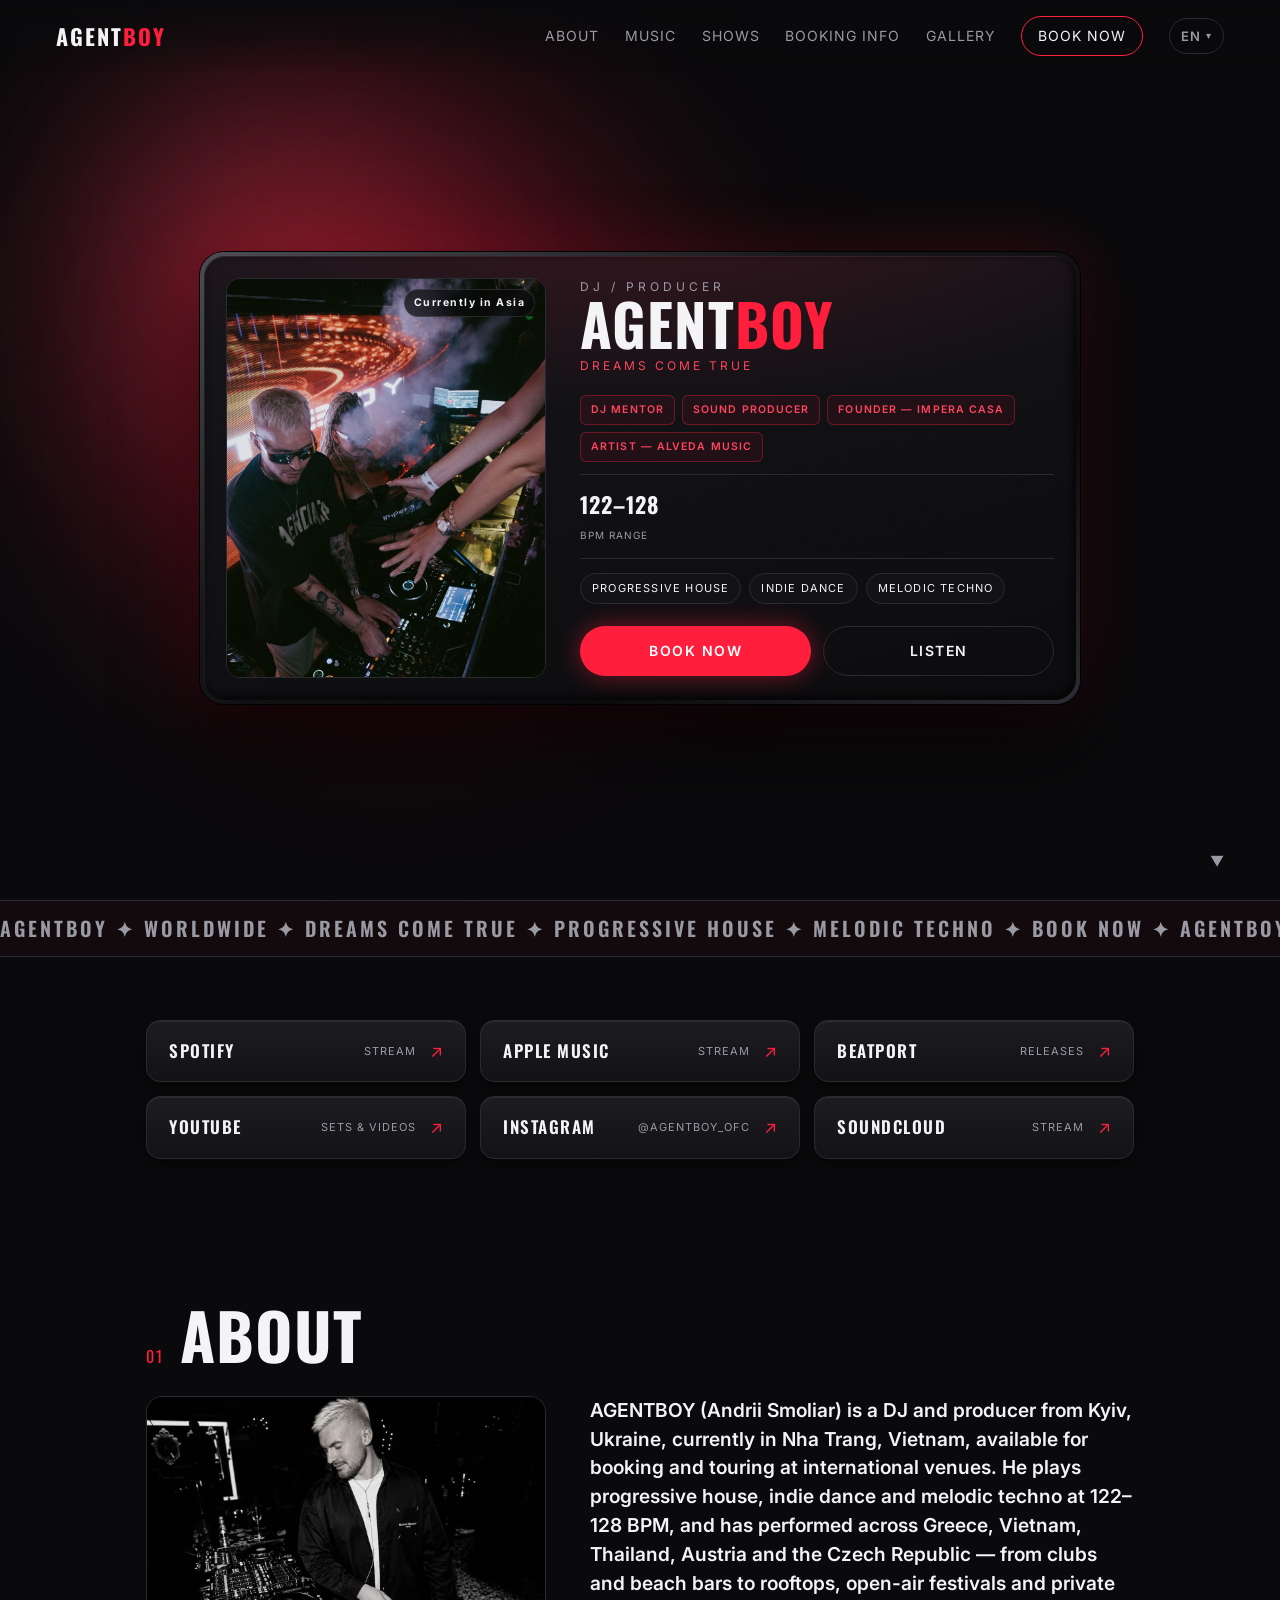
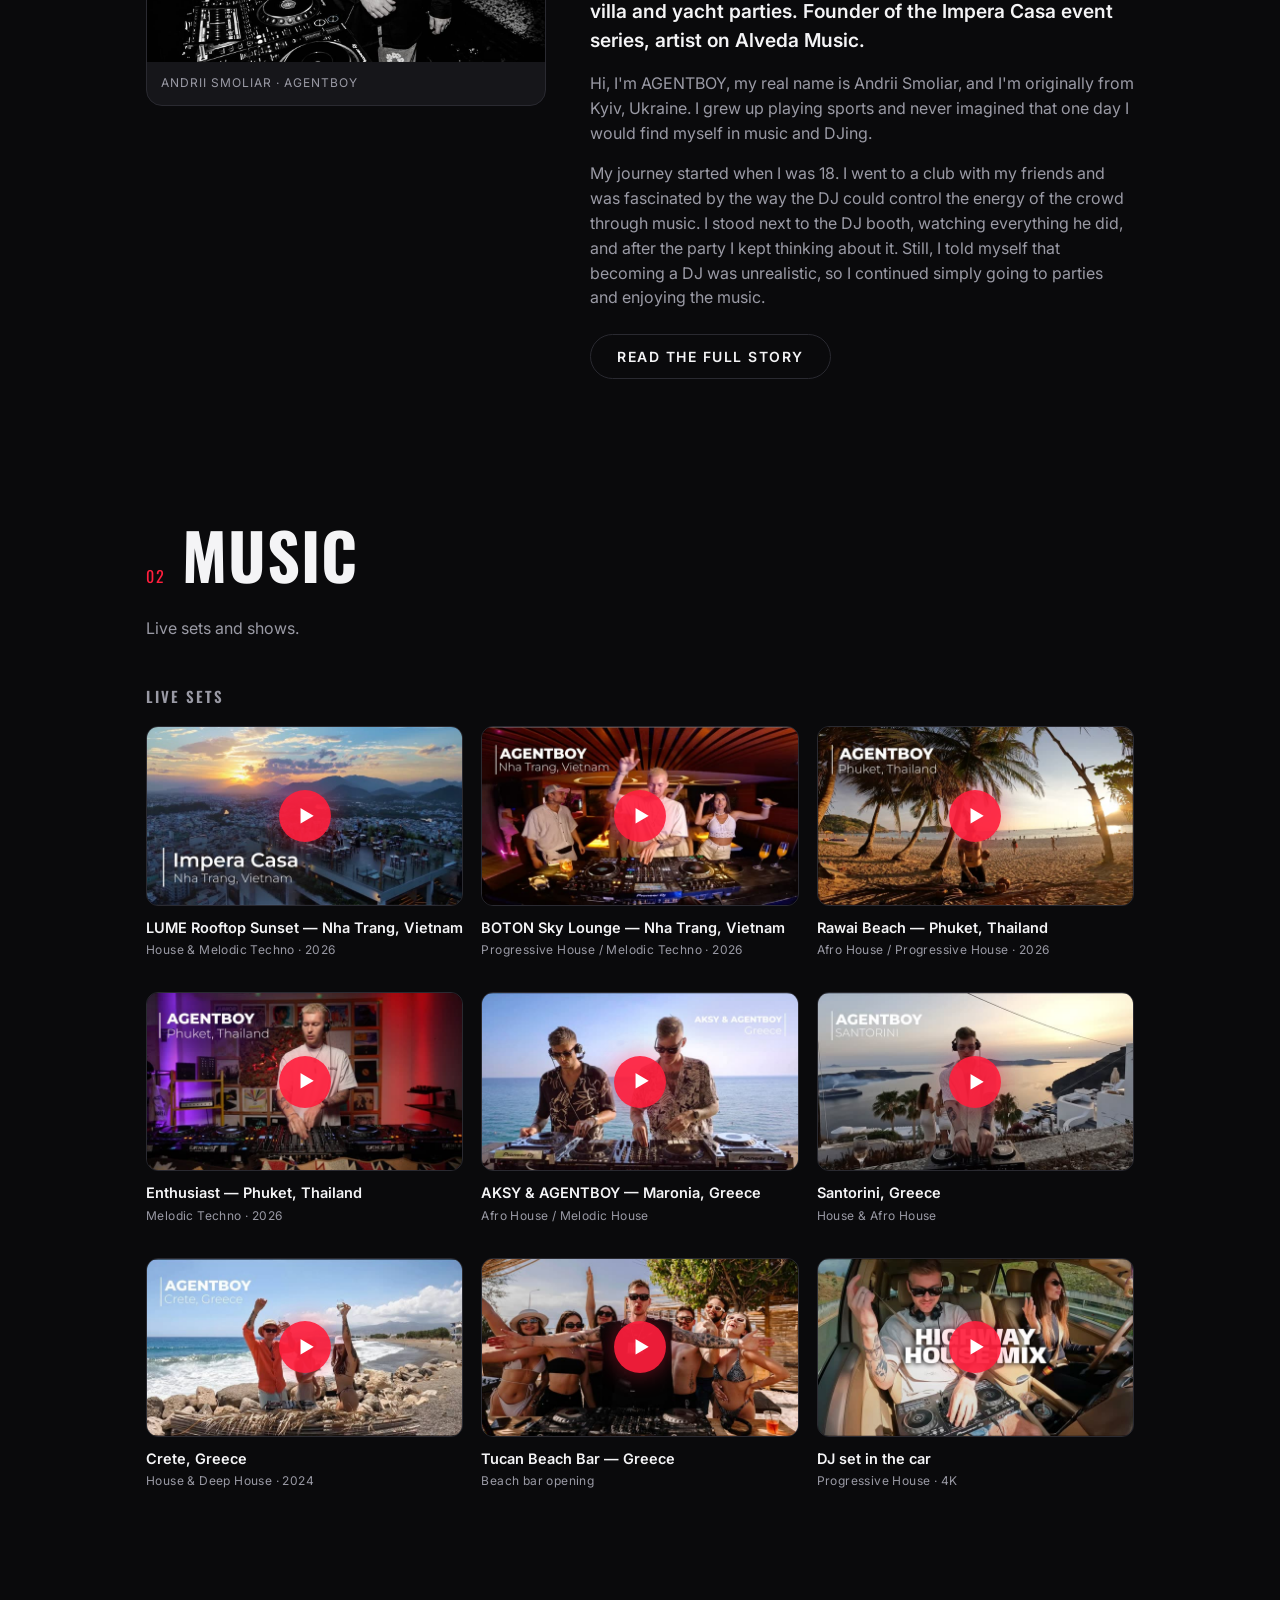
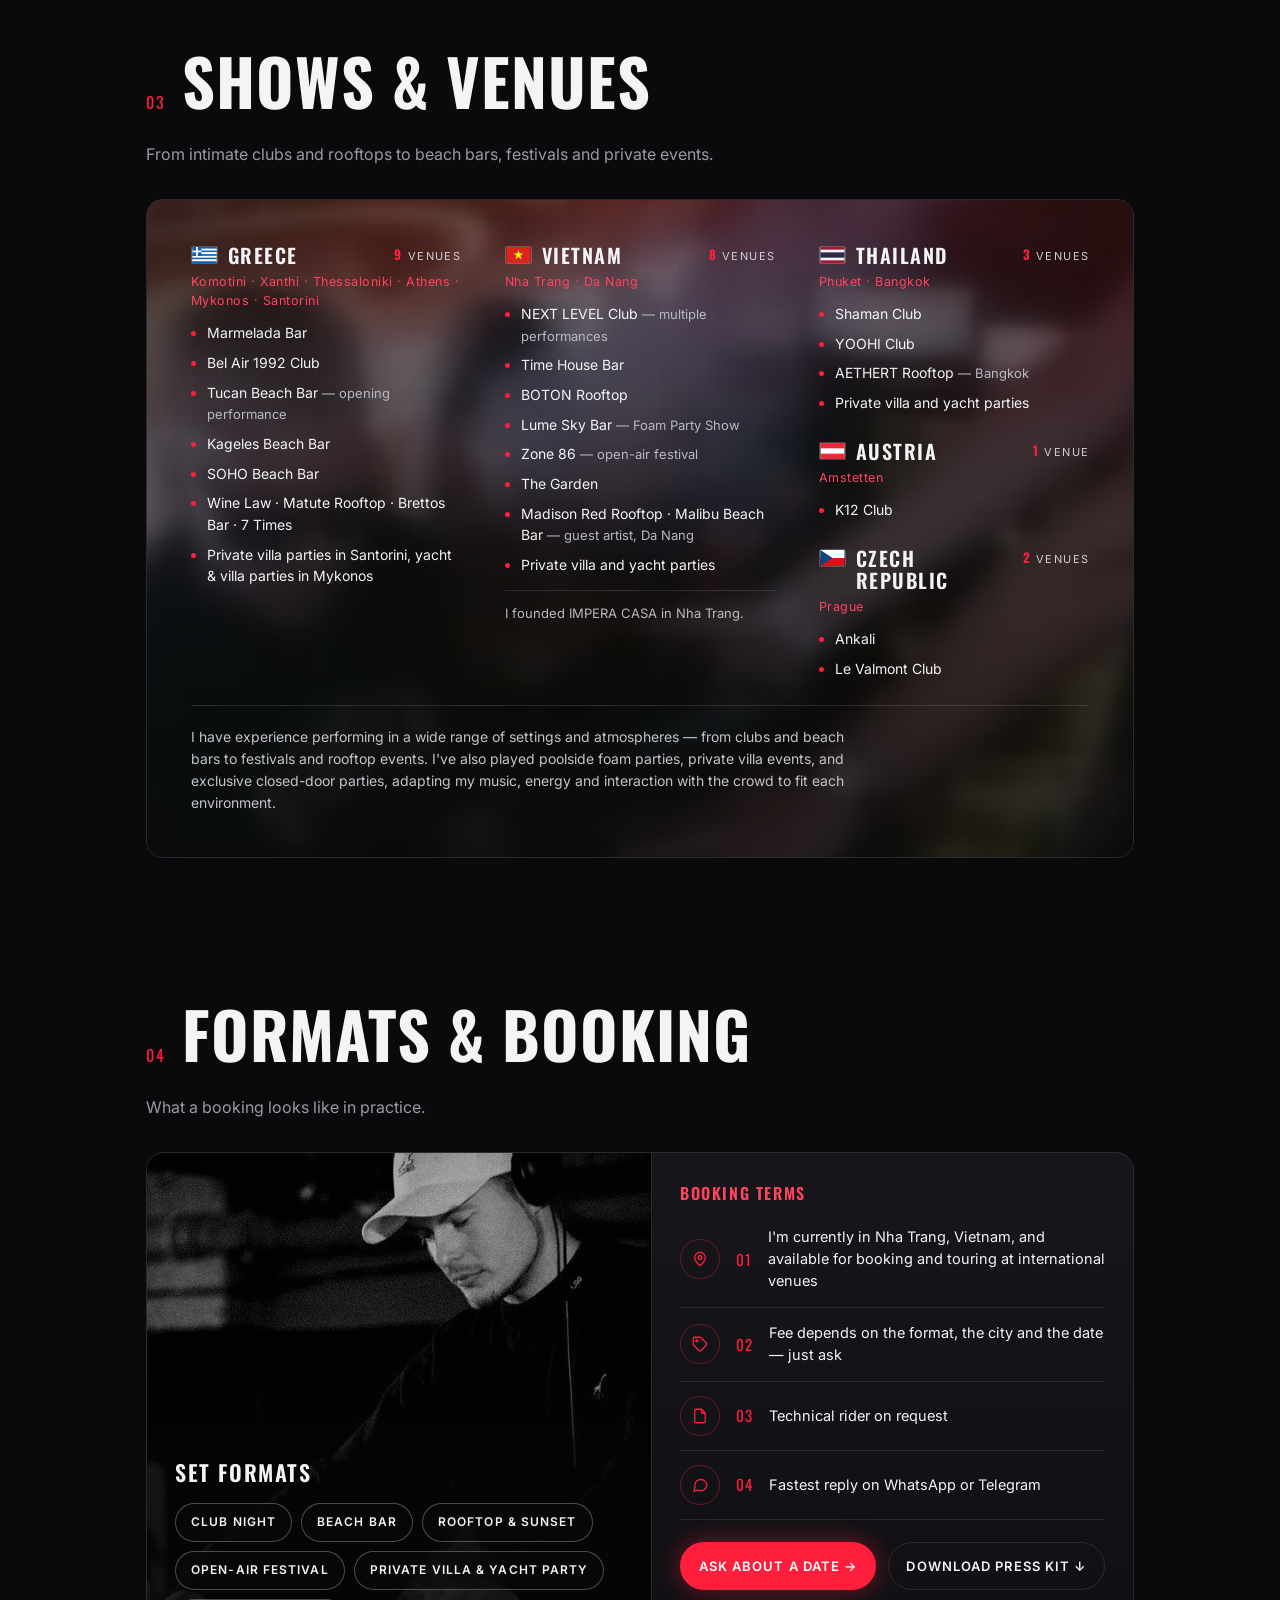
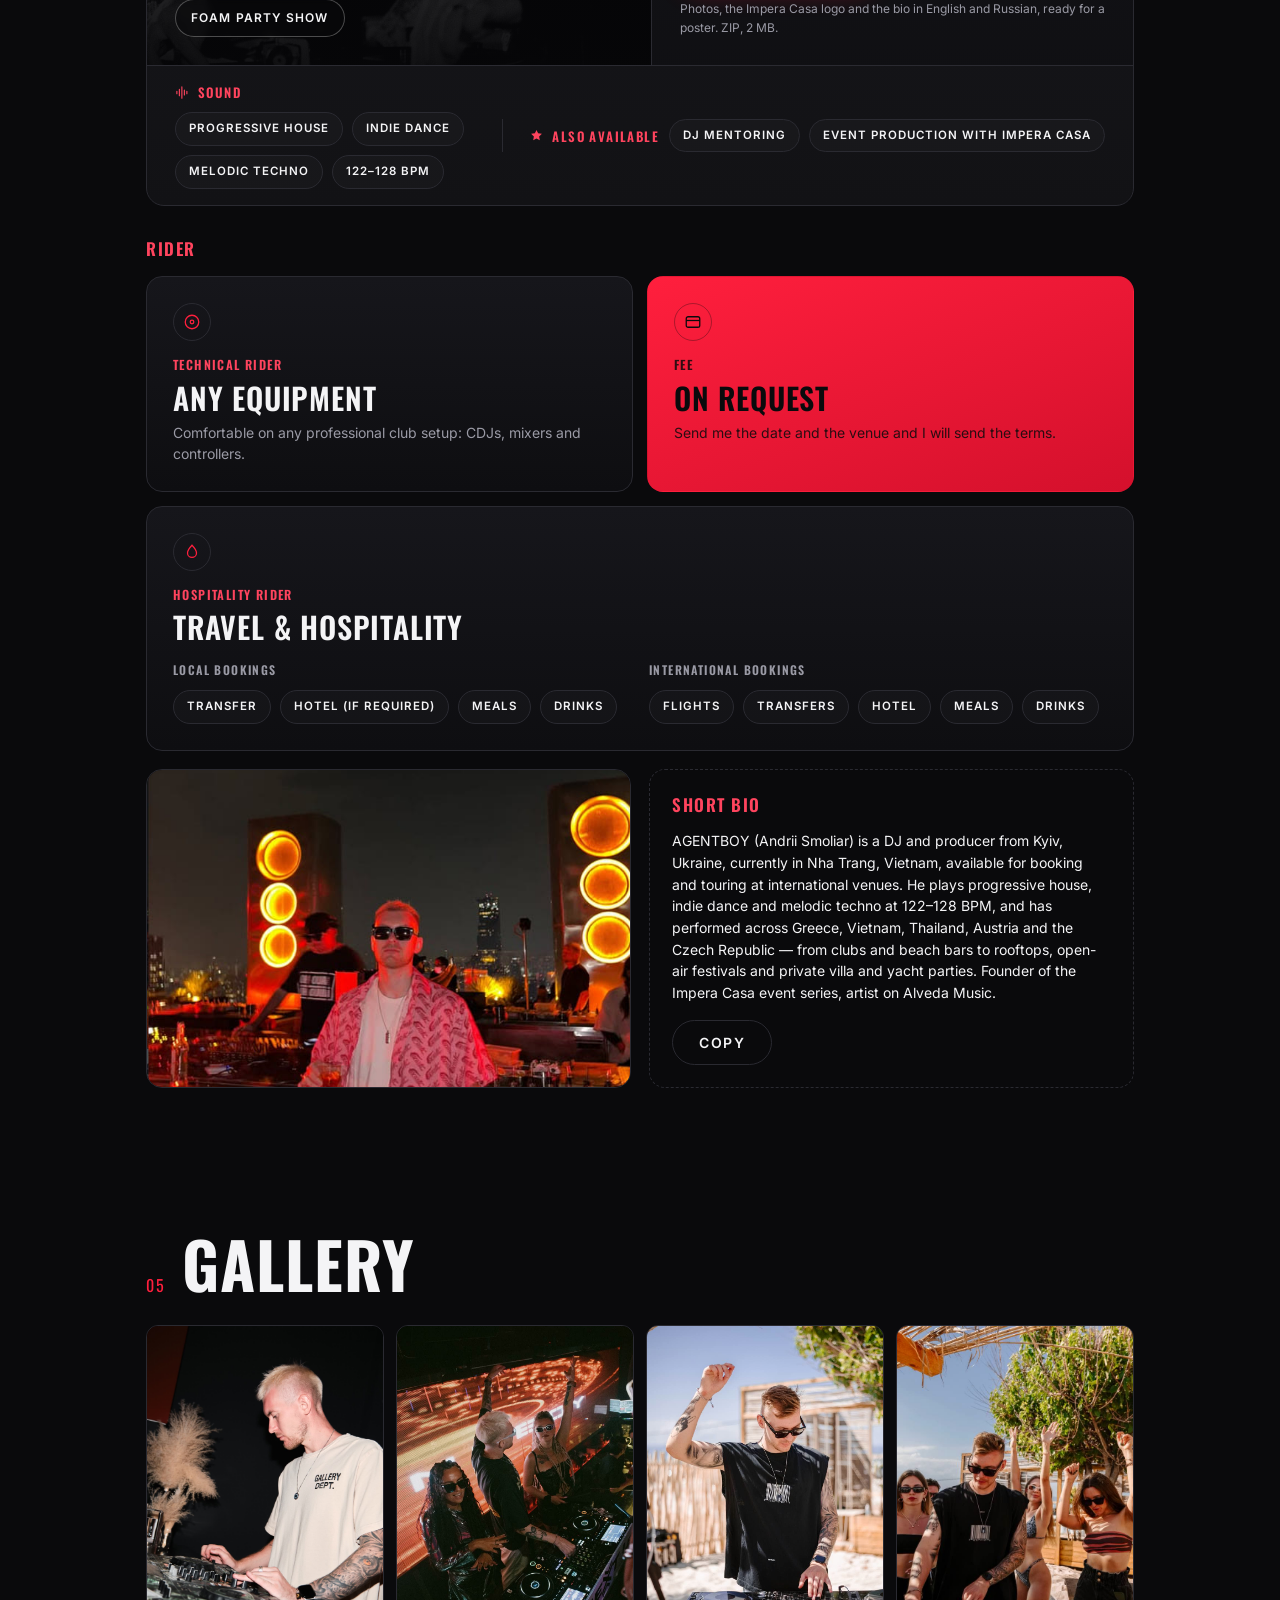
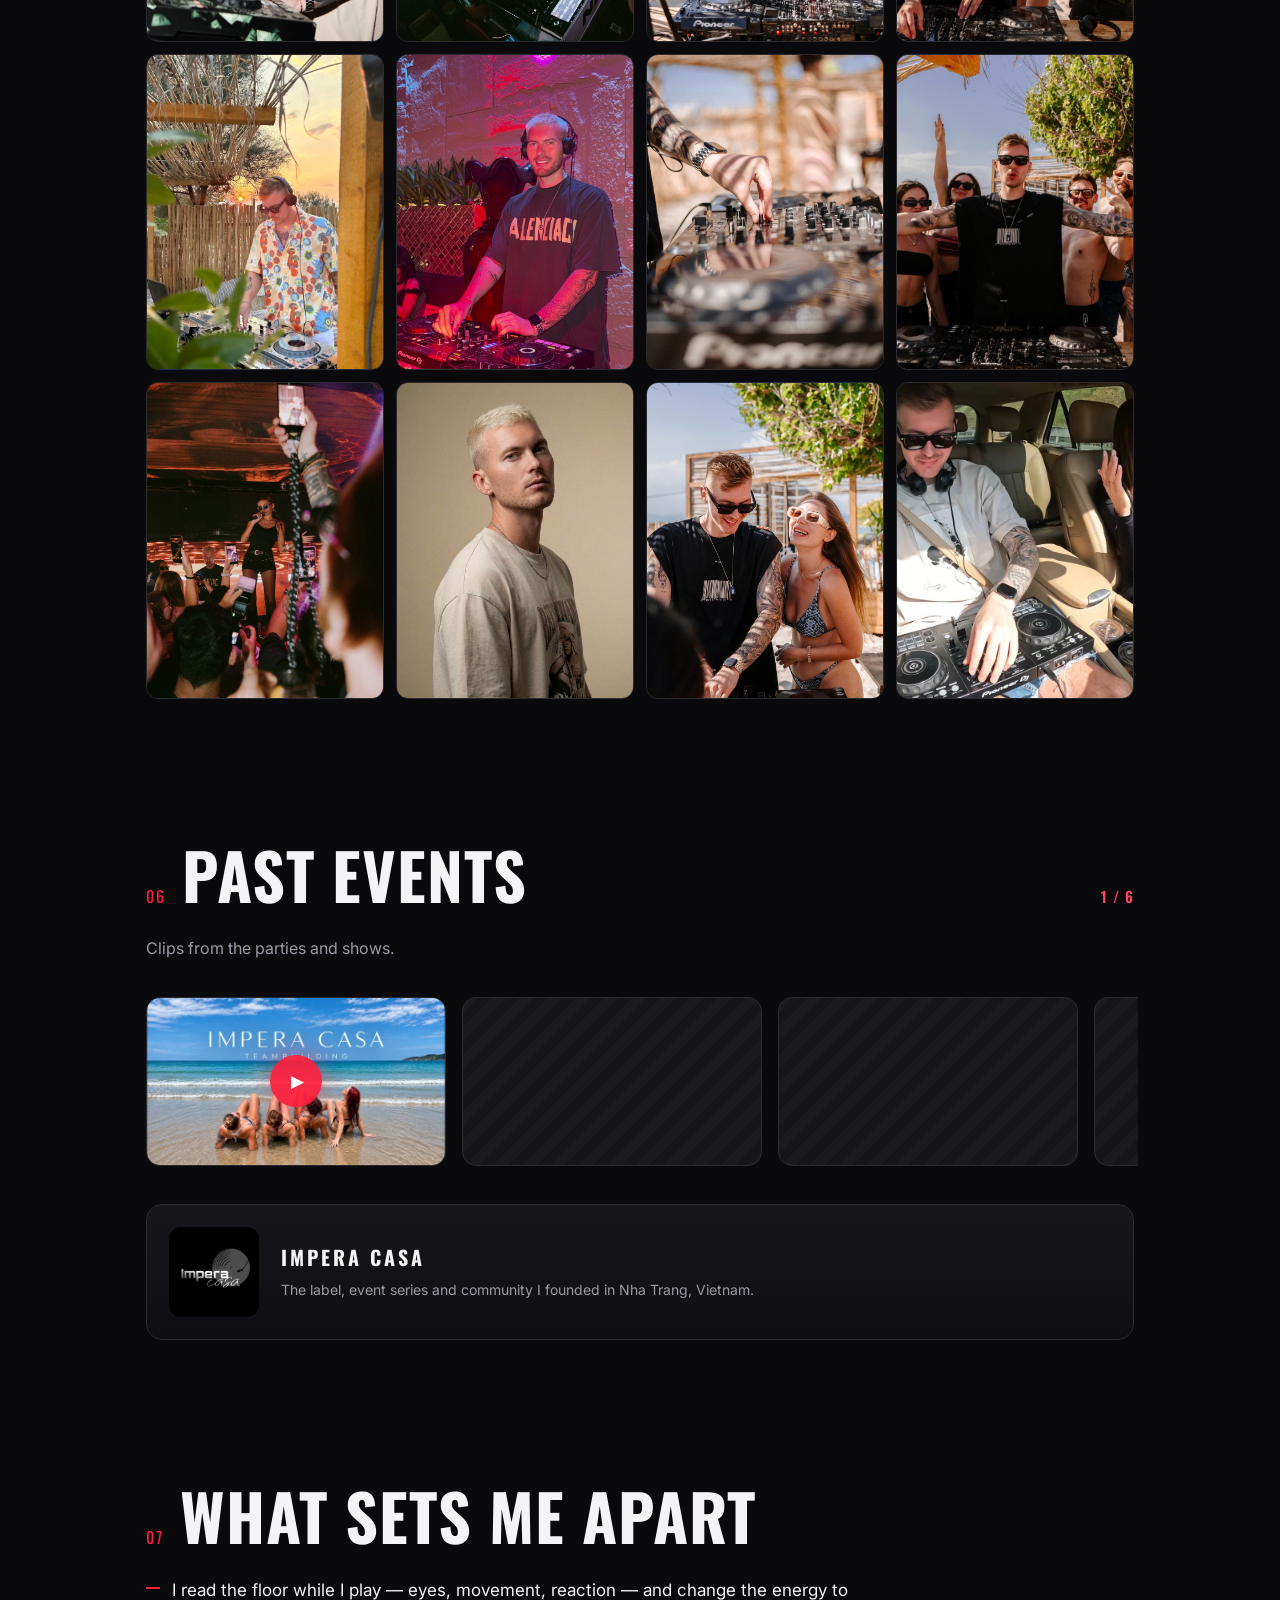
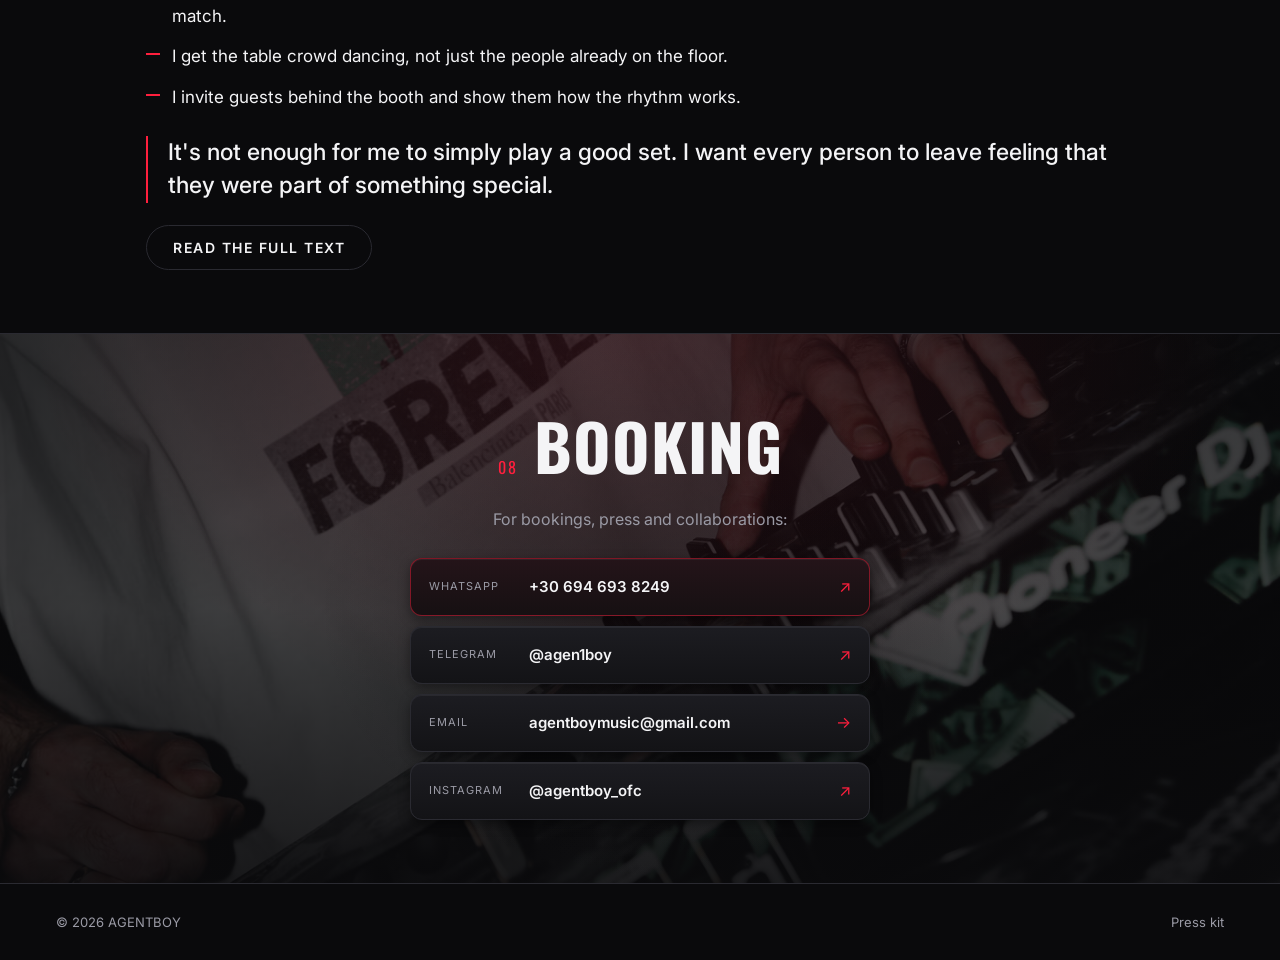
<file: index.html>
<!DOCTYPE html>
<html lang="en">
<head>
  <meta charset="UTF-8" />
  <meta name="viewport" content="width=device-width, initial-scale=1.0" />
  <meta name="theme-color" content="#0a0a0c" />

  <!-- ============================================================
       AGENTBOY — DJ press kit
       Text lives in i18n/<lang>.js and is injected by data-i18n keys.
       Proper nouns (venues, video titles, cities) stay in the HTML —
       they are the same in every language.
       ============================================================ -->

  <title>AGENTBOY — DJ &amp; Producer</title>
  <meta name="description" data-i18n-attr="content:meta.description"
        content="AGENTBOY — DJ and producer. Progressive house, indie dance, melodic techno. Booking and press kit." />

  <!-- Open Graph (sharing in Telegram / IG DM / WhatsApp).
       og:image and og:url must be absolute — crawlers do not resolve relative
       paths and do not run JS. Both point at the live domain, agentboy.org. -->
  <meta property="og:title" content="AGENTBOY — DJ &amp; Producer" />
  <meta property="og:description" data-i18n-attr="content:meta.description"
        content="Progressive house · indie dance · melodic techno. Available worldwide." />
  <!-- purpose-built 1200x630 card (tools/og-card.html): a bare photo crops
       badly in a landscape preview and loses the name.
       The filename carries a date on purpose: Telegram caches the image by URL
       on its own CDN, and refreshing the page preview does not replace it.
       Rebuilding the card means giving it a new filename here too. -->
  <meta property="og:image" content="https://agentboy.org/assets/img/og-2026-09-23.jpg" />
  <meta property="og:image:width" content="1200" />
  <meta property="og:image:height" content="630" />
  <meta property="og:url" content="https://agentboy.org/" />
  <meta property="og:type" content="website" />
  <meta name="twitter:card" content="summary_large_image" />

  <link rel="canonical" href="https://agentboy.org/" />

  <link rel="icon" href="assets/favicon.svg" type="image/svg+xml" />
  <link rel="apple-touch-icon" href="assets/img/apple-touch-icon.png" />

  <link rel="preconnect" href="https://fonts.googleapis.com" />
  <link rel="preconnect" href="https://fonts.gstatic.com" crossorigin />
  <link href="https://fonts.googleapis.com/css2?family=Oswald:wght@500;600;700&family=Inter:wght@400;500;600&display=swap" rel="stylesheet" />
  <link rel="stylesheet" href="style.css" />
</head>

<body>

  <!-- ===================== LIQUID LIGHT ===================== -->
  <div class="liquid" aria-hidden="true">
    <span class="liquid__blob liquid__blob--a"></span>
    <span class="liquid__blob liquid__blob--b"></span>
    <span class="liquid__blob liquid__blob--c"></span>
  </div>

  <!-- ===================== NAV ===================== -->
  <header class="nav">
    <a class="nav__logo" href="#hero">AGENT<span>BOY</span></a>

    <!-- on phones this collapses into the burger panel below the bar -->
    <nav class="nav__menu" id="nav-menu">
      <a href="#about"   data-i18n="nav.about">About</a>
      <a href="#music"   data-i18n="nav.music">Music</a>
      <a href="#shows"   data-i18n="nav.shows">Shows</a>
      <a href="#formats" data-i18n="nav.formats">Booking info</a>
      <a href="#gallery" data-i18n="nav.gallery">Gallery</a>
      <a href="#booking" class="nav__cta" data-i18n="nav.book">Book now</a>
    </nav>

    <div class="nav__side">
      <div class="lang">
        <button class="lang__btn" type="button" aria-haspopup="true" aria-expanded="false">
          <span class="lang__cur">EN</span><span class="lang__chev" aria-hidden="true">▾</span>
        </button>
        <ul class="lang__menu" hidden></ul>
      </div>

      <button class="nav__burger" type="button" aria-label="Menu" aria-expanded="false" aria-controls="nav-menu">
        <span></span><span></span><span></span>
      </button>
    </div>
  </header>

  <!-- ===================== HERO — character card ===================== -->
  <section class="hero" id="hero">
    <article class="hcard">
      <div class="card__frame">

        <div class="card__art">
          <img src="assets/img/hero.jpg" alt="AGENTBOY behind the decks" width="1000" height="1498" fetchpriority="high" />
          <span class="card__loc" data-i18n="hero.based">Currently in Asia</span>
        </div>

        <div class="card__plate">
          <p class="card__role" data-i18n="hero.role">DJ / Producer</p>
          <h1 class="card__name">AGENT<span>BOY</span></h1>
          <p class="card__tagline" data-i18n="hero.tagline">dreams come true</p>
        </div>

        <!-- roles / titles -->
        <ul class="roles">
          <li data-i18n="role.mentor">DJ Mentor</li>
          <li data-i18n="role.producer">Sound Producer</li>
          <li><span data-i18n="role.founder">Founder</span> — Impera Casa</li>
          <li><span data-i18n="role.artist">Artist</span> — Alveda Music</li>
        </ul>

        <!-- spec strip -->
        <div class="card__specs">
          <div><b>122–128</b><small data-i18n="hero.bpm">BPM range</small></div>
        </div>

        <ul class="genres">
          <li data-i18n="genre.prog">progressive house</li>
          <li data-i18n="genre.indie">indie dance</li>
          <li data-i18n="genre.melodic">melodic techno</li>
        </ul>

        <div class="card__actions">
          <a href="#booking" class="btn btn--primary" data-i18n="hero.book">Book now</a>
          <a href="#music" class="btn btn--ghost" data-i18n="hero.listen">Listen</a>
        </div>

      </div>
    </article>

    <a href="#about" class="hero__scroll" aria-label="Scroll down">▼</a>
  </section>

  <!-- ===================== MARQUEE ===================== -->
  <div class="marquee" aria-hidden="true">
    <div class="marquee__track">
      <span data-i18n="marquee">AGENTBOY ✦ WORLDWIDE ✦ DREAMS COME TRUE ✦ PROGRESSIVE HOUSE ✦ MELODIC TECHNO ✦ BOOK NOW ✦&nbsp;</span>
      <span data-i18n="marquee">AGENTBOY ✦ WORLDWIDE ✦ DREAMS COME TRUE ✦ PROGRESSIVE HOUSE ✦ MELODIC TECHNO ✦ BOOK NOW ✦&nbsp;</span>
    </div>
  </div>

  <!-- ===================== MEDIA LINKS ===================== -->
  <section class="section section--links" id="links">
    <div class="links">
      <a class="link" href="https://open.spotify.com/artist/2LTT8rloXK8dqXhueuWkZp" target="_blank" rel="noopener">
        <span class="link__name">Spotify</span><span class="link__tag" data-i18n="link.stream">stream</span><span class="link__arr">↗</span>
      </a>
      <!-- no storefront in the path on purpose: Apple redirects each visitor to their own -->
      <a class="link" href="https://music.apple.com/artist/agentboy/1729382206" target="_blank" rel="noopener">
        <span class="link__name">Apple Music</span><span class="link__tag" data-i18n="link.stream">stream</span><span class="link__arr">↗</span>
      </a>
      <a class="link" href="https://www.beatport.com/artist/agentboy/1184864" target="_blank" rel="noopener">
        <span class="link__name">Beatport</span><span class="link__tag" data-i18n="link.releases">releases</span><span class="link__arr">↗</span>
      </a>
      <a class="link" href="https://www.youtube.com/@agentboymusic" target="_blank" rel="noopener">
        <span class="link__name">YouTube</span><span class="link__tag" data-i18n="link.sets">sets &amp; videos</span><span class="link__arr">↗</span>
      </a>
      <a class="link" href="https://www.instagram.com/agentboy_ofc/" target="_blank" rel="noopener">
        <span class="link__name">Instagram</span><span class="link__tag">@agentboy_ofc</span><span class="link__arr">↗</span>
      </a>
      <a class="link" href="https://soundcloud.com/agentboymusic" target="_blank" rel="noopener">
        <span class="link__name">SoundCloud</span><span class="link__tag" data-i18n="link.stream">stream</span><span class="link__arr">↗</span>
      </a>
    </div>
  </section>

  <!-- ===================== 01 · ABOUT ===================== -->
  <section class="section" id="about">
    <div class="section__head">
      <span class="section__num">01</span>
      <h2 class="section__title" data-i18n="about.title">About</h2>
    </div>

    <div class="about">
      <div class="about__media">
        <img src="assets/img/press-cover.jpg" alt="AGENTBOY at the decks" width="1200" height="800" loading="lazy" />
        <figcaption data-i18n="about.caption">Andrii Smoliar · AGENTBOY</figcaption>
      </div>

      <div class="about__body">
        <p class="about__lead" data-i18n="press.bio">AGENTBOY (Andrii Smoliar) is a DJ and producer from Kyiv, Ukraine, currently in Nha Trang, Vietnam, available for booking and touring at international venues. He plays progressive house, indie dance and melodic techno at 122–128 BPM, and has performed across Greece, Vietnam, Thailand, Austria and the Czech Republic — from clubs and beach bars to rooftops, open-air festivals and private villa and yacht parties. Founder of the Impera Casa event series, artist on Alveda Music.</p>

        <p data-i18n="about.p1">Hi, I'm AGENTBOY, my real name is Andrii Smoliar, and I'm originally from Kyiv, Ukraine. I grew up playing sports and never imagined that one day I would find myself in music and DJing.</p>
        <p data-i18n="about.p2">My journey started when I was 18. I went to a club with my friends and was fascinated by the way the DJ could control the energy of the crowd through music. I stood next to the DJ booth, watching everything he did, and after the party I kept thinking about it. Still, I told myself that becoming a DJ was unrealistic, so I continued simply going to parties and enjoying the music.</p>

        <div class="about__more" id="about-more" hidden>
          <p data-i18n="about.p3">One day, while hanging out with friends at a bar, one of them told me: “Andrii, you should give it a try. If you don't do it now, you may never get the chance.” He invited me behind the decks, and we played together. Seeing people enjoy the music and feeling that connection with the crowd completely changed everything for me. I received dozens of great reactions and realized that this was something I truly wanted to pursue.</p>
          <p data-i18n="about.p4">In 2022, I moved to Greece with my wife and bought my first DJ controller — the Pioneer DDJ-400. From that moment, I spent days and nights practicing, experimenting, and searching for my own sound. I also started learning music production in Ableton Live 11.</p>
          <p data-i18n="about.p5">The journey was not easy. I visited clubs and bars across Greece, watched different parties, studied the scene, and dreamed of getting my chance to play. Eventually, I was invited to perform at Marmelada bar in Komotini, Greece.</p>
          <p data-i18n="about.p6">I was in a new country, practically unknown to everyone, and more than 50 people came to the event. I was extremely nervous, but once I started playing, I completely immersed myself in the music. The night was a success, and I received amazing feedback from the crowd.</p>
          <p data-i18n="about.p7">That moment gave me the confidence to believe in myself. I started playing every week, then twice a week, and eventually began focusing more seriously on music production.</p>
          <p data-i18n="about.p8">After releasing my first track, AKSY & AGENTBOY - IN THE LIGHT, which received radio support in Greece and India, I began receiving invitations to perform at different venues across Greece.</p>
          <p data-i18n="about.p9">Today, my sound is shaped by progressive house, indie dance and melodic techno — music focused on atmosphere, emotion, energy, and creating a strong connection with the crowd.</p>
        </div>

        <button class="btn btn--ghost about__toggle" type="button"
                data-more="about-more" data-more-key="about" data-i18n="about.more">Read the full story</button>
      </div>
    </div>
  </section>

  <!-- ===================== 02 · MUSIC ===================== -->
  <section class="section" id="music">
    <div class="section__head">
      <span class="section__num">02</span>
      <h2 class="section__title" data-i18n="music.title">Music</h2>
    </div>
    <p class="section__sub" data-i18n="music.sub">Live sets and shows.</p>

    <div class="sub-head"><h3 data-i18n="music.setsHead">Live sets</h3></div>
    <div class="vgrid">
      <button class="vid" data-yt="l-ZyWArUfio" type="button">
        <span class="vid__thumb">
          <img src="assets/img/yt/l-ZyWArUfio.jpg" alt="" loading="lazy" width="640" height="360" />
          <span class="vid__play" aria-hidden="true">▶</span>
        </span>
        <span class="vid__t">LUME Rooftop Sunset — Nha Trang, Vietnam</span>
        <span class="vid__g">House &amp; Melodic Techno · 2026</span>
      </button>
      <button class="vid" data-yt="SzTdw9MP5eo" type="button">
        <span class="vid__thumb">
          <img src="assets/img/yt/SzTdw9MP5eo.jpg" alt="" loading="lazy" width="640" height="360" />
          <span class="vid__play" aria-hidden="true">▶</span>
        </span>
        <span class="vid__t">BOTON Sky Lounge — Nha Trang, Vietnam</span>
        <span class="vid__g">Progressive House / Melodic Techno · 2026</span>
      </button>
      <button class="vid" data-yt="i9hrfO7-ooA" type="button">
        <span class="vid__thumb">
          <img src="assets/img/yt/i9hrfO7-ooA.jpg" alt="" loading="lazy" width="640" height="360" />
          <span class="vid__play" aria-hidden="true">▶</span>
        </span>
        <span class="vid__t">Rawai Beach — Phuket, Thailand</span>
        <span class="vid__g">Afro House / Progressive House · 2026</span>
      </button>
      <button class="vid" data-yt="jo_8893-BaE" type="button">
        <span class="vid__thumb">
          <img src="assets/img/yt/jo_8893-BaE.jpg" alt="" loading="lazy" width="640" height="360" />
          <span class="vid__play" aria-hidden="true">▶</span>
        </span>
        <span class="vid__t">Enthusiast — Phuket, Thailand</span>
        <span class="vid__g">Melodic Techno · 2026</span>
      </button>
      <button class="vid" data-yt="_QghKfQarKk" type="button">
        <span class="vid__thumb">
          <img src="assets/img/yt/_QghKfQarKk.jpg" alt="" loading="lazy" width="640" height="360" />
          <span class="vid__play" aria-hidden="true">▶</span>
        </span>
        <span class="vid__t">AKSY &amp; AGENTBOY — Maronia, Greece</span>
        <span class="vid__g">Afro House / Melodic House</span>
      </button>
      <button class="vid" data-yt="f0yEaxW6Dxw" type="button">
        <span class="vid__thumb">
          <img src="assets/img/yt/f0yEaxW6Dxw.jpg" alt="" loading="lazy" width="640" height="360" />
          <span class="vid__play" aria-hidden="true">▶</span>
        </span>
        <span class="vid__t">Santorini, Greece</span>
        <span class="vid__g">House &amp; Afro House</span>
      </button>
      <button class="vid" data-yt="ibKrMurZTKA" type="button">
        <span class="vid__thumb">
          <img src="assets/img/yt/ibKrMurZTKA.jpg" alt="" loading="lazy" width="640" height="360" />
          <span class="vid__play" aria-hidden="true">▶</span>
        </span>
        <span class="vid__t">Crete, Greece</span>
        <span class="vid__g">House &amp; Deep House · 2024</span>
      </button>
      <button class="vid" data-yt="TrLD0J_dIYs" type="button">
        <span class="vid__thumb">
          <img src="assets/img/yt/TrLD0J_dIYs.jpg" alt="" loading="lazy" width="640" height="360" />
          <span class="vid__play" aria-hidden="true">▶</span>
        </span>
        <span class="vid__t">Tucan Beach Bar — Greece</span>
        <span class="vid__g" data-i18n="music.opening">Beach bar opening</span>
      </button>
      <button class="vid" data-yt="fYulGjCCMCU" type="button">
        <span class="vid__thumb">
          <img src="assets/img/yt/fYulGjCCMCU.jpg" alt="" loading="lazy" width="640" height="360" />
          <span class="vid__play" aria-hidden="true">▶</span>
        </span>
        <span class="vid__t" data-i18n="music.carSet">DJ set in the car</span>
        <span class="vid__g">Progressive House · 4K</span>
      </button>
    </div>
  </section>

  <!-- ===================== 03 · SHOWS ===================== -->
  <section class="section" id="shows">
    <div class="section__head">
      <span class="section__num">03</span>
      <h2 class="section__title" data-i18n="shows.title">Shows &amp; venues</h2>
    </div>
    <p class="section__sub" data-i18n="shows.sub">From intimate clubs and rooftops to beach bars, festivals and private events.</p>

    <!-- one panel instead of the country mosaic and the list under it: the
         hero photo, blurred, drifts slowly behind every venue. The motion is
         CSS only, on a pre-blurred 480px copy (no live filter to repaint), and
         stops under prefers-reduced-motion. -->
    <div class="vpanel">
      <div class="vpanel__bg" aria-hidden="true"></div>

      <div class="vpanel__groups">
        <article class="vgroup">
          <header class="vgroup__head">
            <img class="vgroup__flag" src="assets/img/flags/gr.svg" alt="" width="27" height="18" loading="lazy" />
            <h3 data-i18n="country.gr">Greece</h3>
            <p class="vgroup__count"><b>9</b><span data-i18n="venues.count">venues</span></p>
          </header>
          <p class="vgroup__cities" data-i18n="cities.gr">Komotini · Xanthi · Thessaloniki · Athens · Mykonos · Santorini</p>
          <ul class="vgroup__list">
            <li>Marmelada Bar</li>
            <li>Bel Air 1992 Club</li>
            <li>Tucan Beach Bar <em data-i18n="shows.opening">— opening performance</em></li>
            <li>Kageles Beach Bar</li>
            <li>SOHO Beach Bar</li>
            <li>Wine Law · Matute Rooftop · Brettos Bar · 7 Times</li>
            <li data-i18n="shows.grPrivate">Private villa parties in Santorini, yacht &amp; villa parties in Mykonos</li>
          </ul>
        </article>

        <article class="vgroup">
          <header class="vgroup__head">
            <img class="vgroup__flag" src="assets/img/flags/vn.svg" alt="" width="27" height="18" loading="lazy" />
            <h3 data-i18n="country.vn">Vietnam</h3>
            <p class="vgroup__count"><b>8</b><span data-i18n="venues.count">venues</span></p>
          </header>
          <p class="vgroup__cities" data-i18n="cities.vn">Nha Trang · Da Nang</p>
          <ul class="vgroup__list">
            <li>NEXT LEVEL Club <em data-i18n="shows.multiple">— multiple performances</em></li>
            <li>Time House Bar</li>
            <li>BOTON Rooftop</li>
            <li>Lume Sky Bar <em data-i18n="shows.foam">— Foam Party Show</em></li>
            <li>Zone 86 <em data-i18n="shows.openair">— open-air festival</em></li>
            <li>The Garden</li>
            <li>Madison Red Rooftop · Malibu Beach Bar <em data-i18n="shows.guest">— guest artist, Da Nang</em></li>
            <li data-i18n="shows.vnPrivate">Private villa and yacht parties</li>
          </ul>
          <p class="vgroup__note" data-i18n="shows.impera">Founder of IMPERA CASA — events and community built in Nha Trang.</p>
        </article>

        <article class="vgroup">
          <header class="vgroup__head">
            <img class="vgroup__flag" src="assets/img/flags/th.svg" alt="" width="27" height="18" loading="lazy" />
            <h3 data-i18n="country.th">Thailand</h3>
            <p class="vgroup__count"><b>3</b><span data-i18n="venues.count">venues</span></p>
          </header>
          <p class="vgroup__cities" data-i18n="cities.th">Phuket · Bangkok</p>
          <ul class="vgroup__list">
            <li>Shaman Club</li>
            <li>YOOHI Club</li>
            <li>AETHERT Rooftop <em data-i18n="shows.bangkok">— Bangkok</em></li>
            <li data-i18n="shows.thPrivate">Private villa and yacht parties</li>
          </ul>
        </article>

        <article class="vgroup">
          <header class="vgroup__head">
            <img class="vgroup__flag" src="assets/img/flags/at.svg" alt="" width="27" height="18" loading="lazy" />
            <h3 data-i18n="country.at">Austria</h3>
            <p class="vgroup__count"><b>1</b><span data-i18n="venues.count1">venue</span></p>
          </header>
          <p class="vgroup__cities" data-i18n="cities.at">Amstetten</p>
          <ul class="vgroup__list">
            <li>K12 Club</li>
          </ul>
        </article>

        <article class="vgroup">
          <header class="vgroup__head">
            <img class="vgroup__flag" src="assets/img/flags/cz.svg" alt="" width="27" height="18" loading="lazy" />
            <h3 data-i18n="country.cz">Czech Republic</h3>
            <p class="vgroup__count"><b>2</b><span data-i18n="venues.count">venues</span></p>
          </header>
          <p class="vgroup__cities" data-i18n="cities.cz">Prague</p>
          <ul class="vgroup__list">
            <li>Ankali</li>
            <li>Le Valmont Club</li>
          </ul>
        </article>
      </div>

      <p class="vpanel__intro" data-i18n="shows.p1">I have experience performing in a wide range of settings and atmospheres — from clubs and beach bars to festivals and rooftop events. I've also played poolside foam parties, private villa events, and exclusive closed-door parties, adapting my music, energy and interaction with the crowd to fit each environment.</p>
    </div>
  </section>

  <!-- ===================== 04 · FORMATS & BOOKING INFO ===================== -->
  <!-- Everything here is confirmed by the client. Anything not confirmed
       (fee, gear list, travel terms) says "on request" instead of a number. -->
  <section class="section" id="formats">
    <div class="section__head">
      <span class="section__num">04</span>
      <h2 class="section__title" data-i18n="formats.title">Formats &amp; booking</h2>
    </div>
    <p class="section__sub" data-i18n="formats.sub">What a booking looks like in practice.</p>

    <!-- one panel: what he plays on the left, what a promoter has to agree on
         the right, and the sound line underneath both -->
    <div class="bk">
      <div class="bk__top">
        <figure class="bk__media">
          <div class="bk__photo">
            <img src="assets/img/gallery/booth-bw.jpg" alt="AGENTBOY in the DJ booth" width="640" height="960" loading="lazy" />
          </div>
          <figcaption class="bk__mediaBody">
            <h3 class="bk__h" data-i18n="formats.setsHead">Set formats</h3>
            <ul class="chips">
              <li data-i18n="formats.set1">Club night</li>
              <li data-i18n="formats.set2">Beach bar</li>
              <li data-i18n="formats.set3">Rooftop &amp; sunset</li>
              <li data-i18n="formats.set4">Open-air festival</li>
              <li data-i18n="formats.set5">Private villa &amp; yacht party</li>
              <li data-i18n="formats.set6">Foam party show</li>
            </ul>
          </figcaption>
        </figure>

        <div class="bk__terms">
          <h3 class="bk__label" data-i18n="formats.termsHead">Booking terms</h3>

          <ol class="terms">
            <li class="term">
              <span class="term__ico"><svg viewBox="0 0 24 24" fill="none" stroke="currentColor" stroke-width="1.7" aria-hidden="true"><path d="M12 21s7-5.6 7-11a7 7 0 1 0-14 0c0 5.4 7 11 7 11Z"/><circle cx="12" cy="10" r="2.6"/></svg></span>
              <span class="term__n">01</span>
              <span class="term__t" data-i18n="formats.term1">Currently in Nha Trang, Vietnam — available for booking and touring at international venues</span>
            </li>
            <li class="term">
              <span class="term__ico"><svg viewBox="0 0 24 24" fill="none" stroke="currentColor" stroke-width="1.7" aria-hidden="true"><path d="M20.6 13.4 13.4 20.6a2 2 0 0 1-2.8 0l-7.2-7.2A2 2 0 0 1 3 12V4.6A1.6 1.6 0 0 1 4.6 3H12a2 2 0 0 1 1.4.6l7.2 7.2a2 2 0 0 1 0 2.6Z"/><circle cx="7.6" cy="7.6" r="1.3"/></svg></span>
              <span class="term__n">02</span>
              <span class="term__t" data-i18n="formats.term2">Fee depends on the format, the city and the date — just ask</span>
            </li>
            <li class="term">
              <span class="term__ico"><svg viewBox="0 0 24 24" fill="none" stroke="currentColor" stroke-width="1.7" aria-hidden="true"><path d="M14 3H7a2 2 0 0 0-2 2v14a2 2 0 0 0 2 2h10a2 2 0 0 0 2-2V8l-5-5Z"/><path d="M14 3v5h5"/></svg></span>
              <span class="term__n">03</span>
              <span class="term__t" data-i18n="formats.term3">Technical rider on request</span>
            </li>
            <li class="term">
              <span class="term__ico"><svg viewBox="0 0 24 24" fill="none" stroke="currentColor" stroke-width="1.7" aria-hidden="true"><path d="M21 11.5a8 8 0 0 1-11.6 7.1L4 20l1.4-5.1A8 8 0 1 1 21 11.5Z"/></svg></span>
              <span class="term__n">04</span>
              <span class="term__t" data-i18n="formats.term4">Fastest reply on WhatsApp or Telegram</span>
            </li>
          </ol>

          <div class="bk__cta">
            <a class="btn btn--primary btn--arrow" href="#booking" data-i18n="formats.ask">Ask about a date</a>
            <a class="btn btn--ghost btn--dl" href="assets/press/agentboy-press-pack.zip" download data-i18n="press.download">Download press kit</a>
          </div>
          <p class="bk__note" data-i18n="press.packText">Photos, the Impera Casa logo and the bio in English and Russian, ready for a poster. ZIP, 2 MB.</p>
        </div>
      </div>

      <div class="bk__strip">
        <div class="bk__group">
          <span class="bk__groupLabel">
            <svg viewBox="0 0 24 24" fill="none" stroke="currentColor" stroke-width="1.8" stroke-linecap="round" aria-hidden="true"><path d="M3 10v4M7 7v10M11 3v18M15 8v8M19 10v4"/></svg>
            <span data-i18n="formats.soundHead">Sound</span>
          </span>
          <ul class="chips chips--sm">
            <li>Progressive house</li>
            <li>Indie dance</li>
            <li>Melodic techno</li>
            <li>122–128 BPM</li>
          </ul>
        </div>

        <div class="bk__group">
          <span class="bk__groupLabel">
            <svg viewBox="0 0 24 24" fill="currentColor" aria-hidden="true"><path d="m12 3 2.6 5.5 6 .8-4.4 4.2 1.1 6-5.3-2.9L6.7 19.5l1.1-6L3.4 9.3l6-.8L12 3Z"/></svg>
            <span data-i18n="formats.alsoHead">Also available</span>
          </span>
          <ul class="chips chips--sm">
            <li data-i18n="formats.also1">DJ mentoring</li>
            <li data-i18n="formats.also2">Event production with Impera Casa</li>
          </ul>
        </div>
      </div>
    </div>

    <!-- Rider — supplied by the client. The fee deliberately stays "on request":
         he quotes per date and venue, so no number goes on the page. -->
    <h3 class="rider__head" data-i18n="rider.head">Rider</h3>

    <div class="rider">
      <article class="rider__card">
        <span class="rider__ico"><svg viewBox="0 0 24 24" fill="none" stroke="currentColor" stroke-width="1.7" aria-hidden="true"><circle cx="12" cy="12" r="9"/><circle cx="12" cy="12" r="2.4"/></svg></span>
        <span class="rider__label" data-i18n="rider.techLabel">Technical rider</span>
        <h4 class="rider__title" data-i18n="rider.techTitle">Any equipment</h4>
        <p class="rider__text" data-i18n="rider.techText">Comfortable on any professional club setup: CDJs, mixers and controllers.</p>
      </article>

      <article class="rider__card rider__card--accent">
        <span class="rider__ico"><svg viewBox="0 0 24 24" fill="none" stroke="currentColor" stroke-width="1.7" aria-hidden="true"><rect x="3" y="5" width="18" height="14" rx="2.5"/><path d="M3 10h18"/></svg></span>
        <span class="rider__label" data-i18n="rider.feeLabel">Fee</span>
        <h4 class="rider__title" data-i18n="rider.feeTitle">On request</h4>
        <p class="rider__text" data-i18n="rider.feeText">Send me the date and the venue and I will send the terms.</p>
      </article>

      <article class="rider__card rider__card--wide">
        <span class="rider__ico"><svg viewBox="0 0 24 24" fill="none" stroke="currentColor" stroke-width="1.7" aria-hidden="true"><path d="M12 3s6 6.3 6 10.2A6 6 0 0 1 6 13.2C6 9.3 12 3 12 3Z"/></svg></span>
        <span class="rider__label" data-i18n="rider.hospLabel">Hospitality rider</span>
        <h4 class="rider__title" data-i18n="rider.hospTitle">Travel &amp; hospitality</h4>

        <div class="rider__lists">
          <div class="rider__group">
            <span class="rider__groupLabel" data-i18n="rider.localHead">Local bookings</span>
            <ul class="chips chips--sm">
              <li data-i18n="rider.local1">Transfer</li>
              <li data-i18n="rider.local2">Hotel (if required)</li>
              <li data-i18n="rider.local3">Meals</li>
              <li data-i18n="rider.local4">Drinks</li>
            </ul>
          </div>

          <div class="rider__group">
            <span class="rider__groupLabel" data-i18n="rider.intlHead">International bookings</span>
            <ul class="chips chips--sm">
              <li data-i18n="rider.intl1">Flights</li>
              <li data-i18n="rider.intl2">Transfers</li>
              <li data-i18n="rider.intl3">Hotel</li>
              <li data-i18n="rider.intl4">Meals</li>
              <li data-i18n="rider.intl5">Drinks</li>
            </ul>
          </div>
        </div>
      </article>
    </div>

    <!-- what a promoter still needs after the panel: the text for the poster -->
    <div class="press">
      <figure class="press__cover">
        <img src="assets/img/bio.jpg" alt="AGENTBOY at a rooftop venue" width="657" height="757" loading="lazy" />
      </figure>

      <div class="press__col">
        <h3 data-i18n="press.bioHead">Short bio</h3>
        <p class="press__bio" id="press-bio" data-i18n="press.bio">AGENTBOY (Andrii Smoliar) is a DJ and producer from Kyiv, Ukraine, currently in Nha Trang, Vietnam, available for booking and touring at international venues. He plays progressive house, indie dance and melodic techno at 122–128 BPM, and has performed across Greece, Vietnam, Thailand, Austria and the Czech Republic — from clubs and beach bars to rooftops, open-air festivals and private villa and yacht parties. Founder of the Impera Casa event series, artist on Alveda Music.</p>
        <button class="btn btn--ghost press__copy" type="button" data-copy="press-bio" data-i18n="press.copy">Copy</button>
      </div>
    </div>
  </section>

  <!-- ===================== 05 · GALLERY ===================== -->
  <section class="section" id="gallery">
    <div class="section__head">
      <span class="section__num">05</span>
      <h2 class="section__title" data-i18n="gallery.title">Gallery</h2>
    </div>

    <div class="shots">
      <button class="shot" type="button"><img src="assets/img/gallery/club-booth.jpg"       alt="AGENTBOY in the club booth" loading="lazy" /></button>
      <button class="shot" type="button"><img src="assets/img/gallery/club-crowd.jpg"       alt="Club night crowd" loading="lazy" /></button>
      <button class="shot" type="button"><img src="assets/img/gallery/beach-solo.jpg"       alt="Beach set" loading="lazy" /></button>
      <button class="shot" type="button"><img src="assets/img/gallery/beach-crowd-01.jpg"   alt="Beach party crowd" loading="lazy" /></button>
      <button class="shot" type="button"><img src="assets/img/gallery/sunset-set.jpg"       alt="Sunset set" loading="lazy" /></button>
      <button class="shot" type="button"><img src="assets/img/gallery/club-pink.jpg"        alt="AGENTBOY at the decks in a club" loading="lazy" /></button>
      <button class="shot" type="button"><img src="assets/img/gallery/booth-hands.jpg"      alt="Hands on the mixer" loading="lazy" /></button>
      <button class="shot" type="button"><img src="assets/img/gallery/beach-crowd-02.jpg"   alt="Beach bar party" loading="lazy" /></button>
      <button class="shot" type="button"><img src="assets/img/gallery/club-night.jpg"       alt="Club night" loading="lazy" /></button>
      <button class="shot" type="button"><img src="assets/img/gallery/portrait.jpg"         alt="Studio portrait" loading="lazy" /></button>
      <button class="shot" type="button"><img src="assets/img/gallery/beach-duo.jpg"        alt="At the decks" loading="lazy" /></button>
      <button class="shot" type="button"><img src="assets/img/gallery/car-set.jpg"          alt="DJ set in the car" loading="lazy" /></button>
    </div>
  </section>

  <!-- ===================== 06 · EVENTS ===================== -->
  <section class="section" id="events">
    <div class="section__head">
      <span class="section__num">06</span>
      <h2 class="section__title" data-i18n="events.title">Past events</h2>
    </div>
    <p class="section__sub" data-i18n="events.sub">Clips from the parties and shows.</p>

    <!-- horizontal reel, dragged with the mouse or nudged with the wheel, so it
         reads as its own screen. Clips open in the same lightbox player as the
         Music section (data-yt); the hatched slots wait for the rest of them. -->
    <div class="reel" data-reel>
      <div class="reel__track">
        <button class="reel__slide reel__clip" data-yt="9PWWMI3wJLQ" type="button" aria-label="1st Impera Casa teambuilding x Nha Trang GO">
          <img src="assets/img/yt/9PWWMI3wJLQ.jpg" alt="" loading="lazy" width="640" height="360" />
          <span class="vid__play" aria-hidden="true">▶</span>
        </button>
        <div class="reel__slide ph" aria-hidden="true"></div>
        <div class="reel__slide ph" aria-hidden="true"></div>
        <div class="reel__slide ph" aria-hidden="true"></div>
        <div class="reel__slide ph" aria-hidden="true"></div>
        <div class="reel__slide ph" aria-hidden="true"></div>
      </div>
    </div>

    <div class="label">
      <img src="assets/img/logo/impera-casa.jpg" alt="Impera Casa" loading="lazy" width="500" height="500" />
      <div>
        <h3>IMPERA CASA</h3>
        <p data-i18n="events.impera">Label, event series and community founded by AGENTBOY in Nha Trang, Vietnam.</p>
      </div>
    </div>
  </section>

  <!-- ===================== 07 · APPROACH ===================== -->
  <section class="section" id="approach">
    <div class="section__head">
      <span class="section__num">07</span>
      <h2 class="section__title" data-i18n="approach.title">What sets me apart</h2>
    </div>

    <!-- the three concrete things first: five paragraphs about reading the
         floor is what every DJ bio says, and nobody scrolling reads it -->
    <ul class="points">
      <li data-i18n="approach.point1">I read the floor while I play — eyes, movement, reaction — and change the energy to match.</li>
      <li data-i18n="approach.point2">I get the table crowd dancing, not just the people already on the floor.</li>
      <li data-i18n="approach.point3">I invite guests behind the booth and show them how the rhythm works.</li>
    </ul>

    <p class="prose__pull" data-i18n="approach.p6">It's not enough for me to simply play a good set. I want every person to leave feeling that they were part of something special.</p>

    <div class="prose approach__more" id="approach-more" hidden>
      <p data-i18n="approach.p1">My biggest strength is my ability to feel the crowd and read the energy of the dance floor. During my performances, I don't just focus on the music — I watch the people, their eyes, their movements, and their reactions. This allows me to understand what the crowd needs and create the right energy at the right moment.</p>
      <p data-i18n="approach.p2">I love turning even the most relaxed guests into part of the show. Someone might be sitting at a table, but little by little the music makes them move — first their foot, then their head, and before they know it they are dancing with everyone else.</p>
      <p data-i18n="approach.p3">If someone doesn't know how to move to electronic music, I'm happy to invite them behind the DJ booth and show them the rhythm, explain how the music works, and help them feel the beat from the inside.</p>
      <p data-i18n="approach.p4">For me, a DJ is not just someone standing behind the decks. A DJ is someone who creates emotions, connects people, and brings them together through music.</p>
      <p data-i18n="approach.p5">I'm an open and approachable person, and I always try to connect with the crowd during my performances. I talk to guests, react to their energy, and I'm not afraid to become part of the party myself.</p>
    </div>

    <button class="btn btn--ghost approach__toggle" type="button"
            data-more="approach-more" data-more-key="approach" data-i18n="approach.more">Read the full text</button>
  </section>

  <!-- ===================== 08 · BOOKING ===================== -->
  <section class="section section--booking" id="booking">
    <div class="section__head">
      <span class="section__num">08</span>
      <h2 class="section__title" data-i18n="booking.title">Booking</h2>
    </div>
    <p class="booking__line" data-i18n="booking.line">For bookings, press and collaborations:</p>

    <!-- every row is the action itself — no separate button strip repeating them -->
    <ul class="contacts">
      <li><a class="contact contact--primary" href="https://wa.me/306946938249" target="_blank" rel="noopener">
        <span>WhatsApp</span><b>+30 694 693 8249</b><i aria-hidden="true">↗</i>
      </a></li>
      <li><a class="contact" href="https://t.me/agen1boy" target="_blank" rel="noopener">
        <span>Telegram</span><b>@agen1boy</b><i aria-hidden="true">↗</i>
      </a></li>
      <li><a class="contact" href="mailto:agentboymusic@gmail.com">
        <span data-i18n="booking.email">Email</span><b>agentboymusic@gmail.com</b><i aria-hidden="true">→</i>
      </a></li>
      <li><a class="contact" href="https://www.instagram.com/agentboy_ofc/" target="_blank" rel="noopener">
        <span>Instagram</span><b>@agentboy_ofc</b><i aria-hidden="true">↗</i>
      </a></li>
    </ul>
  </section>

  <!-- ===================== FOOTER ===================== -->
  <footer class="footer">
    <span>© <span id="year"></span> AGENTBOY</span>
    <span class="footer__note" data-i18n="footer.note">Press kit</span>
  </footer>

  <!-- ===================== BACK TO TOP ===================== -->
  <button class="totop" type="button" data-i18n-attr="aria-label:totop" aria-label="Back to top">↑</button>

  <!-- ===================== STICKY BOOK BAR (phones) ===================== -->
  <!-- on phones the nav CTA is buried in the burger panel, so between the hero
       and the booking block there is no reachable way to book. JS hides the bar
       while either of those two is on screen; without JS it simply stays. -->
  <div class="bookbar">
    <a class="bookbar__btn bookbar__btn--primary" href="#booking" data-i18n="bookbar.book">Book now</a>
    <a class="bookbar__btn" href="https://wa.me/306946938249" target="_blank" rel="noopener">WhatsApp</a>
  </div>

  <!-- ===================== LIGHTBOX ===================== -->
  <div class="lb" id="lb" hidden>
    <button class="lb__close" type="button" aria-label="Close">✕</button>
    <button class="lb__nav lb__nav--prev" type="button" aria-label="Previous">‹</button>
    <div class="lb__stage"></div>
    <button class="lb__nav lb__nav--next" type="button" aria-label="Next">›</button>
    <div class="lb__bar"><span class="lb__cap"></span><span class="lb__count"></span></div>
  </div>

  <script src="script.js"></script>
</body>
</html>
</file>
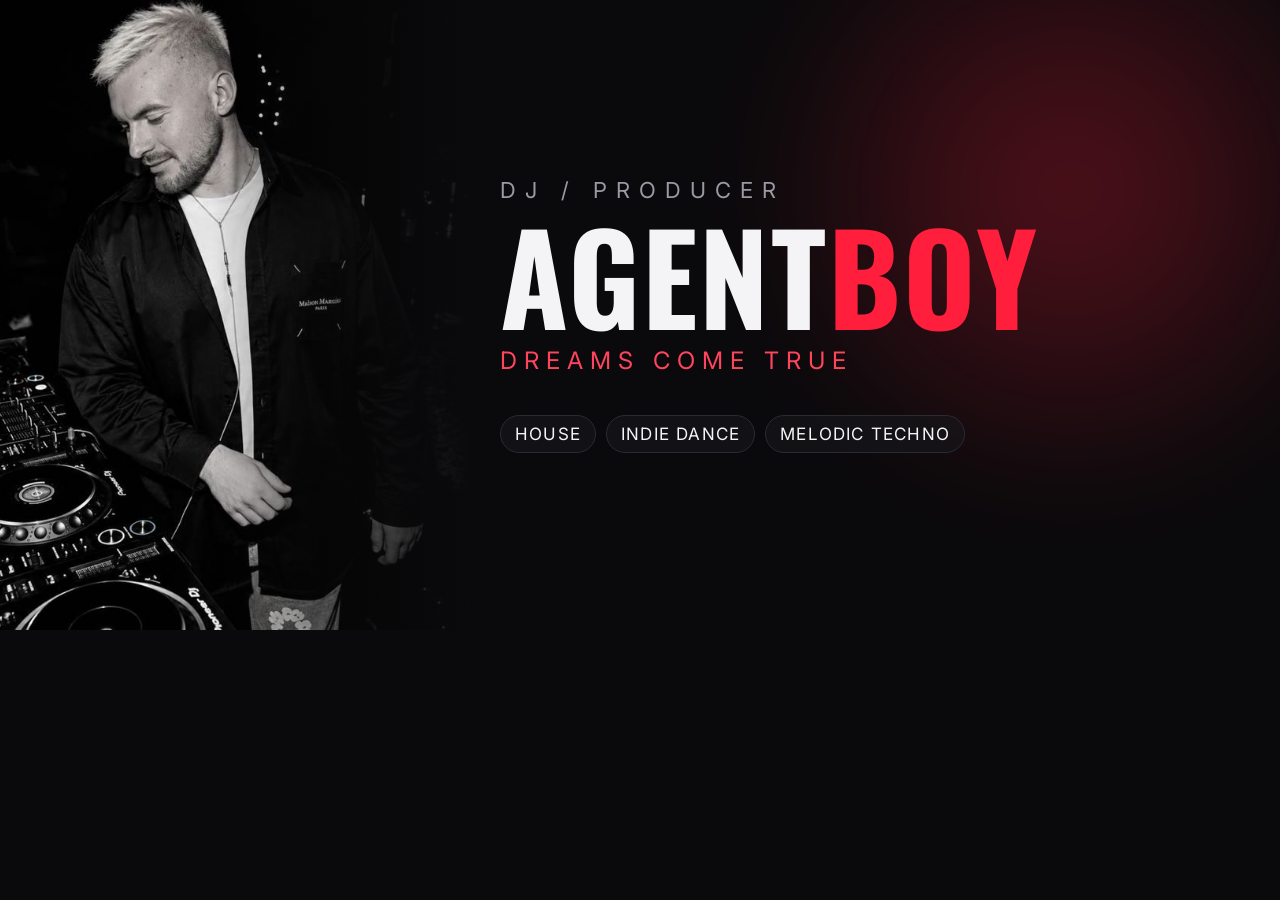
<file: tools/og-card.html>
<!doctype html>
<!-- Source for the link preview card (1200x630), served as
     assets/img/og-<year>-<month>[-<day>].jpg. Rebuild after changing the press photo
     or the tagline:
       python3 -m http.server 8899
       then screenshot http://localhost:8899/tools/og-card.html at 1200x630
     Save it under a NEW filename (add the day when the month is taken) and update og:image in index.html: Telegram
     caches the image by URL, so overwriting the old file changes nothing.
     A photo cannot be used on its own: Telegram and WhatsApp crop previews to
     landscape, and the name has to stay readable in the feed. -->
<html><head><meta charset="utf-8">
<link href="https://fonts.googleapis.com/css2?family=Oswald:wght@600;700&family=Inter:wght@400;600&display=swap" rel="stylesheet">
<style>
*{margin:0;padding:0;box-sizing:border-box}
body{width:1200px;height:630px;overflow:hidden;background:#0a0a0c;color:#f4f4f6;font-family:Inter,sans-serif;display:flex}
.art{position:relative;width:470px;height:630px;flex:none}
.art img{width:100%;height:100%;object-fit:cover;object-position:63% center}
.art::after{content:"";position:absolute;inset:0;background:linear-gradient(90deg,rgba(10,10,12,0) 45%,#0a0a0c 100%)}
.side{flex:1;display:flex;flex-direction:column;justify-content:center;padding:0 70px 0 30px;position:relative}
.glow{position:absolute;width:700px;height:700px;right:-220px;top:-160px;border-radius:50%;
      background:radial-gradient(circle,rgba(255,31,61,.30),transparent 66%);filter:blur(50px)}
.role{position:relative;font-size:22px;letter-spacing:9px;text-transform:uppercase;color:#9a9aa5;margin-bottom:14px}
.name{position:relative;font-family:Oswald,sans-serif;font-weight:700;font-size:124px;line-height:.92;letter-spacing:2px;text-transform:uppercase}
.name span{color:#ff1f3d}
.tag{position:relative;margin-top:14px;font-size:24px;letter-spacing:7px;text-transform:uppercase;color:#ff445e}
.meta{position:relative;margin-top:40px;display:flex;gap:10px;flex-wrap:wrap}
.meta i{font-style:normal;font-size:17px;letter-spacing:1.2px;text-transform:uppercase;color:#f4f4f6;
        border:1px solid #2a2a31;background:rgba(22,22,26,.7);padding:8px 14px;border-radius:999px;white-space:nowrap}
</style></head><body>
<div class="art"><img src="../assets/img/press-cover.jpg"></div>
<div class="side">
  <div class="glow"></div>
  <p class="role">DJ / Producer</p>
  <h1 class="name">AGENT<span>BOY</span></h1>
  <p class="tag">dreams come true</p>
  <div class="meta"><i>House</i><i>Indie dance</i><i>Melodic techno</i></div>
</div>
</body></html>
</file>
<file: style.css>
/* ============================================================
   AGENTBOY — DJ press kit (DEMO)
   Dark club / techno style. Black base, red-neon accents.
   ============================================================ */

:root {
  --bg:        #0a0a0c;
  --bg-2:      #111114;
  --surface:   #16161a;
  --line:      #2a2a31;
  --text:      #f4f4f6;
  --muted:     #9a9aa5;
  --red:       #ff1f3d;
  --red-soft:  #ff445e;
  --glow:      0 0 24px rgba(255, 31, 61, .45);
}

* { box-sizing: border-box; margin: 0; padding: 0; }

html {
  scroll-behavior: smooth;
  scroll-padding-top: 88px;   /* anchors must clear the fixed nav */
}
@media (prefers-reduced-motion: reduce) { html { scroll-behavior: auto; } }

/* keyboard focus stays visible everywhere */
:focus-visible { outline: 2px solid var(--red-soft); outline-offset: 3px; border-radius: 4px; }

/* scroll reveal — class is added by JS, so without JS everything is simply visible */
.reveal { opacity: 0; transform: translateY(12px); }
.reveal.is-in { opacity: 1; transform: none; transition: opacity .25s ease, transform .25s ease; }
@media (prefers-reduced-motion: reduce) {
  .reveal { opacity: 1; transform: none; }
  .reveal.is-in { transition: none; }
}
/* printing / save-as-PDF never scrolls, so un-hide everything */
@media print {
  .reveal { opacity: 1 !important; transform: none !important; }
}

body {
  background: var(--bg);
  color: var(--text);
  font-family: "Inter", system-ui, sans-serif;
  line-height: 1.55;
  -webkit-font-smoothing: antialiased;
  overflow-x: hidden;
}

/* height:auto keeps the width/height attributes as CLS hints only — without it
   they win over aspect-ratio and squash the image. */
img { display: block; max-width: 100%; height: auto; }
a { color: inherit; text-decoration: none; }

/* ---------- LIQUID LIGHT (slow red light flowing on black) ---------- */
.liquid {
  position: fixed;
  inset: 0;
  z-index: 0;             /* behind content, above body background */
  pointer-events: none;
  overflow: hidden;
}
.liquid__blob {
  position: absolute;
  border-radius: 50%;
  filter: blur(90px);
  mix-blend-mode: screen;     /* light adds onto black, reads as glow */
  will-change: transform;
}
.liquid__blob--a {
  width: 62vmax; height: 62vmax;
  background: radial-gradient(circle, rgba(255,31,61,.42), transparent 68%);
  animation: flowA 38s ease-in-out infinite;
}
.liquid__blob--b {
  width: 50vmax; height: 50vmax;
  background: radial-gradient(circle, rgba(180,18,38,.40), transparent 68%);
  animation: flowB 46s ease-in-out infinite;
}
.liquid__blob--c {
  width: 38vmax; height: 38vmax;
  background: radial-gradient(circle, rgba(255,70,94,.30), transparent 66%);
  animation: flowC 30s ease-in-out infinite;
}
/* each blob drifts edge-to-edge on its own slow loop -> liquid feel */
@keyframes flowA {
  0%   { transform: translate(-30vw, -20vh) scale(1); }
  50%  { transform: translate(40vw, 30vh) scale(1.25); }
  100% { transform: translate(-30vw, -20vh) scale(1); }
}
@keyframes flowB {
  0%   { transform: translate(70vw, 60vh) scale(1.1); }
  50%  { transform: translate(-10vw, -10vh) scale(.85); }
  100% { transform: translate(70vw, 60vh) scale(1.1); }
}
@keyframes flowC {
  0%   { transform: translate(10vw, 80vh) scale(.9); }
  50%  { transform: translate(80vw, -5vh) scale(1.2); }
  100% { transform: translate(10vw, 80vh) scale(.9); }
}
@media (prefers-reduced-motion: reduce) {
  .liquid__blob { animation: none; }
}

/* keep real content above the light */
.nav, .hero, .section, .footer, .marquee { position: relative; z-index: 1; }

/* ---------- NAV ---------- */
.nav {
  position: fixed;
  inset: 0 0 auto 0;
  z-index: 50;
  display: flex;
  align-items: center;
  justify-content: space-between;
  padding: 16px clamp(16px, 5vw, 56px);
  background: linear-gradient(180deg, rgba(10,10,12,.92), rgba(10,10,12,0));
  backdrop-filter: blur(6px);
  transition: background .25s;
}
/* solid backing once the hero is scrolled past */
.nav--solid { background: rgba(10,10,12,.92); border-bottom: 1px solid var(--line); }
.nav__logo {
  font-family: "Oswald", sans-serif;
  font-weight: 700;
  letter-spacing: 2px;
  font-size: 22px;
}
.nav__logo span { color: var(--red); }
/* margin-left:auto keeps the links and the language button as one right-hand
   cluster instead of space-between stranding them at opposite edges */
.nav__menu {
  display: flex;
  align-items: center;
  gap: clamp(12px, 2vw, 28px);
  margin-left: auto;
}
.nav__side { display: flex; align-items: center; gap: 10px; margin-left: clamp(12px, 2vw, 28px); }
.nav__menu a {
  font-size: 14px;
  color: var(--muted);
  text-transform: uppercase;
  letter-spacing: 1px;
  transition: color .2s;
}
.nav__menu a:hover { color: var(--text); }

/* burger — phones only */
.nav__burger {
  display: none;
  width: 42px; height: 42px;
  padding: 11px 9px;
  gap: 5px;
  align-content: space-between;
  background: none;
  border: 1px solid var(--line);
  border-radius: 10px;
  cursor: pointer;
}
.nav__burger span {
  display: block;
  height: 2px;
  width: 100%;
  border-radius: 2px;
  background: var(--text);
  transition: transform .2s, opacity .2s;
}
.nav--open .nav__burger span:nth-child(1) { transform: translateY(7px) rotate(45deg); }
.nav--open .nav__burger span:nth-child(2) { opacity: 0; }
.nav--open .nav__burger span:nth-child(3) { transform: translateY(-7px) rotate(-45deg); }
.nav__cta {
  color: var(--text) !important;
  border: 1px solid var(--red);
  padding: 8px 16px;
  border-radius: 999px;
  white-space: nowrap;
}
.nav__cta:hover { background: var(--red); box-shadow: var(--glow); }
/* the RU label ("Забронировать") is half again as wide as the EN one, and at
   just over the 900px desktop cut-off the row has nothing to spare */
@media (min-width: 901px) and (max-width: 1120px) {
  .nav__menu { gap: 14px; }
  .nav__menu a { font-size: 13px; letter-spacing: .6px; }
  .nav__side { margin-left: 14px; }
  .nav__cta { padding: 8px 12px; }
}

/* ---------- HERO (character card) ---------- */
.hero {
  position: relative;
  min-height: 100svh;
  display: flex;
  flex-direction: column;
  align-items: center;
  justify-content: center;
  padding: clamp(96px, 15vh, 150px) 16px clamp(44px, 9vh, 80px);
}

/* the card: raised metallic rim around an inset face = convex edge */
.hcard {
  width: min(440px, 92vw);
  padding: 4px;
  border-radius: 24px;
  background: linear-gradient(150deg, #4d4d55 0%, #17171b 38%, #0a0a0c 70%, #2c2c34 100%);
  box-shadow:
    0 0 0 1px #000,
    0 40px 80px rgba(0,0,0,.7),
    0 0 70px rgba(255,31,61,.20);
}

.card__frame {
  position: relative;
  border-radius: 21px;
  padding: clamp(16px, 4vw, 22px);
  background:
    radial-gradient(120% 80% at 50% -10%, rgba(255,31,61,.15), transparent 55%),
    linear-gradient(165deg, #16161b 0%, #0c0c0e 100%);
  box-shadow:
    inset 1px 1px 0 rgba(255,255,255,.07),
    inset -2px -3px 10px rgba(0,0,0,.75);
  overflow: hidden;
}

/* card art / portrait */
.card__art {
  position: relative;
  border-radius: 14px;
  overflow: hidden;
  aspect-ratio: 4/5;
  border: 1px solid var(--line);
}
.card__art img { width: 100%; height: 100%; object-fit: cover; object-position: center 26%; }
.card__loc {
  position: absolute; top: 10px;
  font-size: 10.5px; font-weight: 700; letter-spacing: 1.5px;
  padding: 5px 9px; border-radius: 999px;
  background: rgba(10,10,12,.72);
  backdrop-filter: blur(4px);
  border: 1px solid rgba(255,255,255,.12);
}
.card__loc { right: 10px; color: var(--text); }

/* name plate */
.card__plate { margin: 16px 0 4px; }
.card__role { font-size: 12px; letter-spacing: 4px; text-transform: uppercase; color: var(--muted); }
.card__name {
  position: relative;
  font-family: "Oswald", sans-serif;
  font-weight: 700;
  font-size: clamp(40px, 12vw, 58px);
  line-height: .95;
  letter-spacing: 1px;
  text-transform: uppercase;
}
.card__name span { color: var(--red); }
.card__tagline {
  margin-top: 6px;
  font-size: 12px;
  letter-spacing: 3px;
  text-transform: uppercase;
  color: var(--red-soft);
}

/* titles / roles — chips right under the name plate */
.roles { list-style: none; display: flex; flex-wrap: wrap; gap: 7px; margin: 13px 0 4px; }
.roles li {
  font-size: 10.5px;
  font-weight: 600;
  text-transform: uppercase;
  letter-spacing: 1.1px;
  color: var(--red-soft);
  border: 1px solid rgba(255,31,61,.35);
  background: rgba(255,31,61,.07);
  padding: 6px 10px;
  border-radius: 6px;
}

/* spec strip */
.card__specs {
  display: flex; justify-content: center; gap: 10px;
  padding: 12px 0; margin: 6px 0;
  border-top: 1px solid var(--line);
  border-bottom: 1px solid var(--line);
  text-align: center;
}
.card__specs b { display: block; font-family: "Oswald", sans-serif; font-size: 22px; letter-spacing: 1px; color: var(--text); }
.card__specs small { font-size: 10px; text-transform: uppercase; letter-spacing: 1px; color: var(--muted); }

.card__actions { display: flex; gap: 12px; flex-wrap: wrap; margin-top: 16px; }
.card__actions .btn { flex: 1; text-align: center; padding-inline: 14px; }

/* On a laptop the portrait card is ~1000px tall, so "Book now" fell below the
   fold — the first screen showed a photo and nothing to act on. Going landscape
   here halves the height. The DOM order already matches: the art takes column 1
   across all rows, the five remaining children auto-place into column 2. */
@media (min-width: 901px) {
  .hcard { width: min(880px, 92vw); }
  .card__frame {
    display: grid;
    grid-template-columns: minmax(0, 320px) minmax(0, 1fr);
    column-gap: clamp(20px, 3vw, 34px);
    align-items: start;
  }
  .card__art { grid-column: 1; grid-row: 1 / span 5; }
  .card__plate { margin-top: 0; }
  .card__specs { justify-content: flex-start; text-align: left; }
  .card__actions { margin-top: 18px; }
}

/* ---------- MARQUEE (movement) ---------- */
.marquee {
  overflow: hidden;
  border-top: 1px solid var(--line);
  border-bottom: 1px solid var(--line);
  background: rgba(255,31,61,.04);
  padding: 12px 0;
}
.marquee__track { display: flex; width: max-content; animation: marquee 24s linear infinite; }
.marquee__track span {
  font-family: "Oswald", sans-serif;
  font-weight: 600; text-transform: uppercase; letter-spacing: 3px;
  font-size: clamp(14px, 2.4vw, 20px);
  color: var(--muted); white-space: nowrap;
}
@keyframes marquee { to { transform: translateX(-50%); } }
@media (prefers-reduced-motion: reduce) { .marquee__track { animation: none; } }

.genres {
  list-style: none;
  display: flex;
  flex-wrap: wrap;
  gap: 8px;
  margin: 6px 0 2px;
}
.genres li {
  font-size: 11px;
  text-transform: uppercase;
  letter-spacing: 1.2px;
  color: var(--text);
  border: 1px solid var(--line);
  background: rgba(22,22,26,.6);
  padding: 6px 11px;
  border-radius: 999px;
}

.hero__scroll {
  position: absolute;
  z-index: 2;
  right: clamp(16px, 5vw, 56px);
  bottom: 28px;
  color: var(--muted);
  font-size: 14px;
  animation: bob 1.8s ease-in-out infinite;
}
@keyframes bob { 0%,100% { transform: translateY(0); } 50% { transform: translateY(6px); } }

/* ---------- MEDIA LINKS (stacked plaques, small 3D volume) ---------- */
.section--links { padding-top: clamp(34px, 7vh, 60px); padding-bottom: 0; }
.links {
  display: grid;
  gap: 14px;
  /* no max-width + auto margins: centring this block alone left it inset 64px
     from the left edge every other section starts at */
  grid-template-columns: repeat(auto-fit, minmax(260px, 1fr));
}
.link {
  display: flex;
  align-items: center;
  gap: 14px;
  padding: 17px 22px;
  border-radius: 14px;
  background: linear-gradient(180deg, #1c1c21 0%, #131316 100%);
  border: 1px solid var(--line);
  /* small 3D volume: top highlight + soft drop shadow */
  box-shadow:
    inset 0 1px 0 rgba(255,255,255,.07),
    0 6px 14px rgba(0,0,0,.5);
  transition: border-color .2s, box-shadow .2s;
}
.link:hover {
  border-color: var(--red);
  box-shadow:
    inset 0 1px 0 rgba(255,255,255,.09),
    0 8px 18px rgba(0,0,0,.55),
    0 0 22px rgba(255,31,61,.16);
}
.link__name {
  font-family: "Oswald", sans-serif;
  font-weight: 600;
  text-transform: uppercase;
  letter-spacing: 1.5px;
  font-size: 17px;
}
.link__tag {
  margin-left: auto;
  font-size: 11px;
  text-transform: uppercase;
  letter-spacing: 1px;
  color: var(--muted);
}
.link__arr { color: var(--red); font-size: 17px; }

/* ---------- BUTTONS ---------- */
.btn {
  display: inline-block;
  /* reset the UA button look so <button class="btn"> matches <a class="btn"> */
  background: none;
  cursor: pointer;
  font-family: inherit;
  font-weight: 600;
  font-size: 14px;
  text-transform: uppercase;
  letter-spacing: 1.5px;
  padding: 13px 26px;
  border-radius: 999px;
  border: 1px solid transparent;
  transition: transform .15s, box-shadow .2s, background .2s;
}
.btn:hover { transform: translateY(-2px); }
.btn--primary { background: var(--red); color: #fff; box-shadow: var(--glow); }
.btn--primary:hover { background: var(--red-soft); }
.btn--ghost { border-color: var(--line); color: var(--text); }
.btn--ghost:hover { border-color: var(--red); }

/* ---------- SECTIONS ---------- */
.section {
  /* 10vh left ~200px of dead space between blocks on a laptop */
  padding: clamp(56px, 7vh, 88px) clamp(16px, 5vw, 56px);
  max-width: 1100px;
  margin: 0 auto;
}
.section__head { display: flex; align-items: baseline; gap: 16px; margin-bottom: 12px; }
.section__num {
  font-family: "Oswald", sans-serif;
  color: var(--red);
  font-size: 16px;
  letter-spacing: 2px;
}
.section__title {
  font-family: "Oswald", sans-serif;
  font-weight: 700;
  font-size: clamp(32px, 7vw, 64px);
  text-transform: uppercase;
  letter-spacing: 1px;
}
.section__sub { max-width: 62ch; color: var(--muted); margin-bottom: 32px; }

/* ---------- ABOUT ---------- */
/* 400px: the About photo is a landscape frame, at 300px it shrank to a strip */
.about { display: grid; gap: clamp(24px, 4vw, 44px); grid-template-columns: 400px 1fr; align-items: start; }
.about__media {
  position: sticky;
  top: 96px;
  border-radius: 16px;
  overflow: hidden;
  border: 1px solid var(--line);
  background: var(--surface);
}
.about__media img { width: 100%; }
.about__media figcaption {
  padding: 12px 14px;
  font-size: 12px;
  letter-spacing: 1px;
  text-transform: uppercase;
  color: var(--muted);
}
/* the lead is the full short bio now (~70 words), so it is set smaller
   than a one-liner would be and carries the emphasis by weight instead */
.about__lead {
  font-size: clamp(17px, 1.5vw, 21px);
  line-height: 1.5;
  font-weight: 600;
  margin-bottom: 22px;
}
.about__body p { color: var(--muted); margin-bottom: 16px; max-width: 68ch; }
.about__body .about__lead { color: var(--text); }
.about__toggle { margin-top: 8px; }

/* ---------- PROSE (approach / shows intro) ---------- */
.prose { max-width: 74ch; }
.prose p { color: var(--muted); margin-bottom: 16px; }
.prose__pull {
  color: var(--text) !important;
  font-size: clamp(18px, 2.4vw, 23px);
  font-weight: 500;
  line-height: 1.45;
  border-left: 2px solid var(--red);
  padding-left: 20px;
  margin-top: 26px;
}

/* the three headline claims, ahead of the long text */
.points { list-style: none; display: grid; gap: 14px; max-width: 74ch; }
.points li {
  position: relative;
  padding-left: 26px;
  font-size: clamp(15px, 1.6vw, 17px);
  color: var(--text);
}
.points li::before {
  content: "";
  position: absolute; left: 0; top: 10px;
  width: 14px; height: 2px;
  background: var(--red);
}
.approach__toggle { margin-top: 22px; }
.approach__more { margin-top: 26px; }

/* wrapper, so the counter is a sibling of the heading — data-i18n rewrites the
   heading's textContent and would otherwise wipe an appended child */
.sub-head {
  display: flex;
  align-items: baseline;
  gap: 12px;
  margin: 44px 0 18px;
  font-family: "Oswald", sans-serif;
  font-weight: 600;
  text-transform: uppercase;
  letter-spacing: 2px;
  font-size: 15px;
  color: var(--muted);
}
.sub-head h3 { font: inherit; letter-spacing: inherit; }
.sub-head__count {
  margin-left: auto;
  color: var(--red-soft);
  letter-spacing: 1px;
  font-variant-numeric: tabular-nums;
}
.sub-head__count[hidden] { display: none; }
/* the same counter next to a big section title needs its own size */
.section__head .sub-head__count {
  font-family: "Oswald", sans-serif;
  font-weight: 600;
  text-transform: uppercase;
  font-size: 15px;
}

/* ---------- MUSIC: video grid (thumbs are local, player loads on click) ---------- */
.vgrid { display: grid; gap: 18px; grid-template-columns: repeat(auto-fill, minmax(260px, 1fr)); }
.vid {
  position: relative;
  display: block;
  width: 100%;
  text-align: left;
  font: inherit;
  color: inherit;
  cursor: pointer;
  padding: 0 0 14px;
  background: none;
  border: 0;
}
/* the thumb wrapper IS the image box, so the play button can centre itself
   against it — deriving the thumb height from the card width instead drifts
   by a few px on fractional column widths */
.vid__thumb {
  position: relative;
  display: block;
  border-radius: 12px;
  overflow: hidden;
  border: 1px solid var(--line);
  transition: border-color .2s, box-shadow .2s;
}
.vid img {
  width: 100%;
  aspect-ratio: 16/9;
  object-fit: cover;
}
.vid:hover .vid__thumb { border-color: var(--red); box-shadow: 0 0 22px rgba(255,31,61,.18); }
.vid__play {
  position: absolute;
  inset: 0;
  margin: auto;                 /* centred by the box model, no aspect maths */
  width: 52px; height: 52px;
  display: grid; place-items: center;
  border-radius: 50%;
  background: rgba(255,31,61,.92);
  color: #fff;
  font-size: 17px;
  padding-left: 3px;
  box-shadow: var(--glow);
  pointer-events: none;
}
.vid__t { display: block; margin-top: 12px; font-weight: 600; font-size: 14.5px; line-height: 1.35; }
.vid__g { display: block; margin-top: 4px; font-size: 12px; color: var(--muted); letter-spacing: .4px; }
.vgrid__after { margin-top: 20px; }

/* ---------- SHOWS: venues panel ---------- */
/* one panel over the blurred hero photo. The photo layer is cut larger than
   the panel so its slow drift never uncovers an edge; the shade on top is
   dark enough for 14px text wherever the photo is bright. */
.vpanel {
  position: relative;
  isolation: isolate;
  overflow: hidden;
  padding: clamp(22px, 3.4vw, 44px);
  border: 1px solid var(--line);
  border-radius: 16px;
  background: var(--bg-2);
}
.vpanel__bg {
  position: absolute;
  inset: -8%;
  z-index: -2;
  background: url("assets/img/shows-bg.jpg") center 35% / cover no-repeat;
  animation: vpanel-drift 26s ease-in-out infinite alternate;
  will-change: transform;
}
.vpanel::after {
  content: "";
  position: absolute;
  inset: 0;
  z-index: -1;
  background:
    radial-gradient(70% 60% at 85% 0%, rgba(255,31,61,.16), transparent 70%),
    linear-gradient(180deg, rgba(10,10,12,.52) 0%, rgba(10,10,12,.76) 100%);
}
@keyframes vpanel-drift {
  from { transform: scale(1) translate3d(0, 0, 0); }
  to   { transform: scale(1.08) translate3d(-2%, -1.5%, 0); }
}
@media (prefers-reduced-motion: reduce) {
  .vpanel__bg { animation: none; }
}

/* text columns, not cards: the lists run from eight entries to one, and on a
   single shared background uneven column ends read as a page, not as a
   ragged row of boxes */
.vpanel__groups { columns: 3 240px; column-gap: clamp(24px, 3.4vw, 48px); }
.vgroup { break-inside: avoid; padding-bottom: 26px; }
/* in a narrow column "Czech Republic" breaks onto two lines itself, so the
   count keeps its place on the first line instead of dropping under it */
.vgroup__head { display: flex; align-items: flex-start; gap: 10px; }
/* drawn, not emoji: Windows ships no flag glyphs, so the emoji fell back to
   the two-letter country code ("GR", "VN") for every Windows visitor */
.vgroup__flag {
  flex: none;
  margin-top: 2px;
  width: 27px;
  height: 18px;
  border-radius: 2px;
  border: 1px solid rgba(255,255,255,.22);
}
.vgroup__head h3 {
  flex: 1;
  min-width: 0;
  font-family: "Oswald", sans-serif;
  font-weight: 600;
  text-transform: uppercase;
  letter-spacing: 1.5px;
  font-size: 20px;
  line-height: 1.1;
}
.vgroup__count {
  flex: none;
  white-space: nowrap;
  font-size: 11px;
  text-transform: uppercase;
  letter-spacing: 1.4px;
  color: #cfcfd6;
}
.vgroup__count b { color: var(--red); font-family: "Oswald", sans-serif; font-size: 13px; margin-right: 5px; }
.vgroup__cities { margin: 6px 0 12px; font-size: 12.5px; color: var(--red-soft); letter-spacing: .5px; }
.vgroup__list { list-style: none; display: grid; gap: 8px; }
.vgroup__list li {
  position: relative;
  padding-left: 16px;
  font-size: 14px;
  color: var(--text);
}
.vgroup__list li::before {
  content: "";
  position: absolute; left: 0; top: 9px;
  width: 5px; height: 5px;
  border-radius: 50%;
  background: var(--red);
}
.vgroup__list em { font-style: normal; color: #b9b9c2; font-size: 13px; }
.vgroup__note {
  margin-top: 14px;
  padding-top: 12px;
  border-top: 1px solid rgba(255,255,255,.12);
  font-size: 13px;
  color: #b9b9c2;
}
/* the hairline runs the full panel width, the text stays at reading width */
.vpanel__intro {
  padding-top: 20px;
  padding-right: max(0px, calc(100% - 74ch));
  border-top: 1px solid rgba(255,255,255,.12);
  font-size: 14px;
  color: #c4c4cc;
}

/* arrows live in CSS: translate() writes textContent and would wipe a span */
.btn--arrow::after { content: " →"; }
.btn--dl::after { content: " ↓"; }

/* ---------- FORMATS & BOOKING INFO ---------- */
/* Everything here is confirmed by the client. Anything not confirmed
   (fee, gear list, travel terms) says "on request" instead of a number. */
.bk {
  border: 1px solid var(--line);
  border-radius: 18px;
  background: linear-gradient(180deg, #16161b 0%, #0e0e11 100%);
  overflow: hidden;
}
.bk__top { display: grid; grid-template-columns: 1.05fr 1fr; }

.bk__media {
  position: relative;
  display: grid;
  min-height: clamp(360px, 33vw, 440px);
  border-right: 1px solid var(--line);
}
.bk__photo { position: absolute; inset: 0; }
/* portrait 2:3 frame in a landscape-ish box: the crop only trims height, so
   keep the top — his face and cap — in view. Phones get the whole frame below */
.bk__photo img { width: 100%; height: 100%; object-fit: cover; object-position: center 22%; }
.bk__photo::after {
  content: "";
  position: absolute;
  inset: 0;
  background: linear-gradient(to top,
    rgba(6,6,8,.95) 0%, rgba(6,6,8,.82) 30%, rgba(6,6,8,.25) 66%, rgba(6,6,8,.35) 100%);
}
.bk__mediaBody {
  position: relative;
  z-index: 1;
  align-self: end;
  padding: clamp(18px, 2.2vw, 28px);
}
.bk__h {
  margin-bottom: 14px;
  font-family: "Oswald", sans-serif;
  font-weight: 600;
  text-transform: uppercase;
  letter-spacing: 1.6px;
  font-size: clamp(18px, 1.8vw, 22px);
}

.chips { list-style: none; display: flex; flex-wrap: wrap; gap: 9px; }
.chips li {
  padding: 9px 15px;
  border: 1px solid rgba(255,255,255,.28);
  border-radius: 999px;
  background: rgba(10,10,12,.55);
  backdrop-filter: blur(3px);
  font-size: 12px;
  font-weight: 600;
  text-transform: uppercase;
  letter-spacing: 1.1px;
  white-space: nowrap;
}
.chips--sm li {
  padding: 7px 13px;
  border-color: var(--line);
  background: rgba(255,255,255,.02);
  backdrop-filter: none;
  font-size: 11.5px;
  letter-spacing: 1px;
}

.bk__terms { display: flex; flex-direction: column; padding: clamp(18px, 2.2vw, 28px); }
.bk__label {
  margin-bottom: 6px;
  font-family: "Oswald", sans-serif;
  font-weight: 600;
  text-transform: uppercase;
  letter-spacing: 1.6px;
  font-size: 16px;
  color: var(--red-soft);
}
.terms { list-style: none; }
.term {
  display: grid;
  grid-template-columns: auto auto 1fr;
  align-items: center;
  gap: 16px;
  padding: 14px 0;
  border-bottom: 1px solid var(--line);
}
.term__ico {
  display: grid;
  place-items: center;
  width: 40px; height: 40px;
  border: 1px solid rgba(255,31,61,.38);
  border-radius: 50%;
  color: var(--red);
}
.term__ico svg { width: 18px; height: 18px; }
.term__n { font-family: "Oswald", sans-serif; font-size: 15px; letter-spacing: 1px; color: var(--red); }
.term__t { font-size: 14.5px; color: var(--text); }

.bk__cta { display: flex; flex-wrap: wrap; gap: 12px; margin-top: 22px; }
/* nowrap + wrap on the row: both labels stay on one line, and the one that
   no longer fits takes a full-width row of its own instead of breaking */
.bk__cta .btn {
  flex: 1 1 auto;
  padding-inline: 16px;
  font-size: 13px;
  letter-spacing: 1.1px;
  text-align: center;
  white-space: nowrap;
}
.bk__note { margin-top: 10px; font-size: 12px; color: var(--muted); }

/* grid, not flex-wrap: the two groups keep one row and one divider between
   them, and each group wraps its own chips */
.bk__strip {
  display: grid;
  grid-template-columns: minmax(0, 1fr) minmax(0, auto);
  align-items: center;
  gap: 18px 26px;
  padding: 16px clamp(18px, 2.2vw, 28px);
  border-top: 1px solid var(--line);
  background: rgba(255,255,255,.015);
}
.bk__group { display: flex; align-items: center; flex-wrap: wrap; gap: 10px; }
.bk__group + .bk__group { padding-left: 26px; border-left: 1px solid var(--line); }
.bk__groupLabel {
  display: inline-flex;
  align-items: center;
  gap: 8px;
  font-family: "Oswald", sans-serif;
  font-weight: 600;
  text-transform: uppercase;
  letter-spacing: 1.4px;
  font-size: 13px;
  color: var(--red-soft);
}
.bk__groupLabel svg { flex: none; width: 15px; height: 15px; }

/* ---------- RIDER (sits between the booking panel and the press block) ---------- */
.rider__head {
  margin: 30px 0 14px;
  font-family: "Oswald", sans-serif;
  font-weight: 600;
  text-transform: uppercase;
  letter-spacing: 1.5px;
  font-size: 17px;
  color: var(--red-soft);
}
.rider { display: grid; gap: 14px; grid-template-columns: 1fr 1fr; }
.rider__card {
  padding: clamp(18px, 2.2vw, 26px);
  border: 1px solid var(--line);
  border-radius: 16px;
  background: linear-gradient(180deg, #16161b 0%, #0e0e11 100%);
}
/* the hospitality rider carries two lists, so it takes the full row */
.rider__card--wide { grid-column: 1 / -1; }
/* the fee is what a promoter looks for first — fill it so it reads first too */
.rider__card--accent {
  border-color: transparent;
  background: linear-gradient(160deg, var(--red) 0%, #d4102c 100%);
  color: #0a0a0c;
}
.rider__ico {
  display: grid;
  place-items: center;
  width: 38px;
  height: 38px;
  margin-bottom: 14px;
  border: 1px solid var(--line);
  border-radius: 50%;
  color: var(--red);
}
.rider__ico svg { width: 18px; height: 18px; }
.rider__card--accent .rider__ico { border-color: rgba(10,10,12,.32); color: #0a0a0c; }
.rider__label {
  display: block;
  font-family: "Oswald", sans-serif;
  font-weight: 600;
  text-transform: uppercase;
  letter-spacing: 1.4px;
  font-size: 12.5px;
  color: var(--red-soft);
}
.rider__card--accent .rider__label { color: rgba(10,10,12,.85); }
.rider__title {
  margin: 6px 0 8px;
  font-family: "Oswald", sans-serif;
  font-weight: 600;
  text-transform: uppercase;
  letter-spacing: .8px;
  font-size: clamp(22px, 2.6vw, 30px);
  line-height: 1.1;
}
.rider__text { font-size: 14px; color: var(--muted); max-width: 46ch; }
.rider__card--accent .rider__text { color: rgba(10,10,12,.85); }
.rider__lists { display: grid; gap: 18px; grid-template-columns: 1fr 1fr; margin-top: 18px; }
.rider__group { display: grid; gap: 10px; align-content: start; }
.rider__groupLabel {
  font-family: "Oswald", sans-serif;
  font-weight: 600;
  text-transform: uppercase;
  letter-spacing: 1.4px;
  font-size: 12px;
  color: var(--muted);
}

.press {
  display: grid;
  gap: 18px;
  grid-template-columns: 1fr 1fr;
  align-items: stretch;
  margin-top: 18px;
}
/* side by side, the photo takes the height of the bio card, not its own:
   the near-square rooftop shot would otherwise hang far below the text.
   Absolute positioning keeps the image out of the row height. */
.press__cover {
  position: relative;
  min-height: 280px;
  overflow: hidden;
  border: 1px solid var(--line);
  border-radius: 16px;
}
.press__cover img {
  position: absolute;
  inset: 0;
  width: 100%;
  height: 100%;
  object-fit: cover;
  object-position: 50% 55%;
}
.press__col {
  display: flex;
  flex-direction: column;
  align-items: flex-start;
  gap: 12px;
  padding: 22px;
  border: 1px dashed var(--line);
  border-radius: 16px;
}
.press__col h3 {
  font-family: "Oswald", sans-serif;
  font-weight: 600;
  text-transform: uppercase;
  letter-spacing: 1.5px;
  font-size: 17px;
  color: var(--red-soft);
}
.press__bio { font-size: 14px; color: var(--text); }
.press__note { font-size: 14px; color: var(--muted); }
.press__col .btn { margin-top: 4px; }
/* confirmation as a pseudo-element: translate() owns textContent and would
   wipe any label we wrote into it */
.press__copy.is-copied::after { content: " ✓"; color: var(--red-soft); }

/* ---------- GALLERY (photos) ---------- */
.shots { display: grid; gap: 12px; grid-template-columns: repeat(auto-fill, minmax(190px, 1fr)); }
.shot {
  padding: 0;
  border: 1px solid var(--line);
  border-radius: 12px;
  overflow: hidden;
  background: var(--surface);
  cursor: zoom-in;
  transition: border-color .2s, transform .15s;
}
.shot img { width: 100%; aspect-ratio: 3/4; object-fit: cover; }
.shot:hover { border-color: var(--red); transform: translateY(-2px); }

/* ---------- PLACEHOLDERS ---------- */
/* empty slots standing in for photos and clips the client has not sent yet:
   same surface, border and radius as the real media so nothing shifts when a
   file finally lands here. The hatch is a static gradient, not an animation. */
.ph {
  background:
    repeating-linear-gradient(135deg,
      rgba(255,255,255,.022) 0 10px, transparent 10px 20px),
    var(--surface);
  border-radius: inherit;
}
/* inside a tile that already has its own frame (venue card, booking photo) */
.ph--fill { position: absolute; inset: 0; border-radius: 0; }

/* ---------- EVENT REEL ---------- */
/* horizontal strip of clips: wheel and mouse-drag are wired up in script.js,
   touch scrolls it natively */
.reel {
  overflow-x: auto;
  overscroll-behavior-x: contain;
  scroll-snap-type: x mandatory;
  scrollbar-width: none;
  cursor: grab;
  /* bleed to the container edges so a slide can sit flush while the next peeks */
  margin-inline: -4px;
  padding: 4px;
  scroll-padding-left: 4px;
}
.reel::-webkit-scrollbar { display: none; }
.reel.is-dragging { cursor: grabbing; scroll-snap-type: none; }
.reel.is-dragging * { pointer-events: none; }

.reel__track {
  display: grid;
  grid-auto-flow: column;
  /* 300px, not 320px: three slides then leave the fourth peeking at the
     988px content width, which is what says the strip scrolls */
  grid-auto-columns: minmax(0, 300px);
  gap: 16px;
  width: max-content;
}
.reel__slide {
  aspect-ratio: 16 / 9;
  border: 1px solid var(--line);
  border-radius: 14px;
  scroll-snap-align: start;
}
/* a clip slide: the button is the image box, so the shared .vid__play centres
   against it exactly as on the Music cards */
.reel__clip {
  position: relative;
  display: block;
  padding: 0;
  overflow: hidden;
  background: var(--surface);
  cursor: pointer;
  transition: border-color .2s, box-shadow .2s;
}
.reel__clip img { display: block; width: 100%; height: 100%; object-fit: cover; }
.reel__clip:hover { border-color: var(--red); box-shadow: 0 0 22px rgba(255,31,61,.18); }

/* ---------- BOOKING ---------- */
.section--booking {
  position: relative;
  isolation: isolate;
  text-align: center;
}
/* photo behind the contacts: hands on the controller sit at ~60% of the
   frame, so that band stays in view however the section is cropped.
   The white T-shirt is the brightest thing in it, hence the heavy shade,
   and a darker pool right behind the text column on wide screens. */
/* the section is capped at 1100px, the photo is not: it bleeds to the
   window edges (body clips the scrollbar-width overshoot of 100vw) */
.section--booking::before {
  content: "";
  position: absolute;
  inset: 0 calc(50% - 50vw);
  z-index: -1;
  border-top: 1px solid var(--line);
  background:
    radial-gradient(80% 120% at 50% 0%, rgba(255,31,61,.10), transparent 60%),
    radial-gradient(closest-side, rgba(10,10,12,.55), transparent) center / min(100%, 640px) 100% no-repeat,
    linear-gradient(180deg, rgba(10,10,12,.82) 0%, rgba(10,10,12,.74) 50%, rgba(10,10,12,.92) 100%),
    url("assets/img/booking-bg.jpg") center 62% / cover no-repeat;
}
.section--booking .section__head { justify-content: center; }
.booking__line { color: var(--muted); margin-bottom: 26px; }
.booking__buttons { display: flex; gap: 14px; justify-content: center; flex-wrap: wrap; margin-bottom: 24px; }
.contacts {
  list-style: none;
  display: grid;
  gap: 10px;
  max-width: 460px;
  margin: 0 auto;
  text-align: left;
}
.contact {
  display: flex;
  align-items: center;
  gap: 16px;
  min-height: 58px;              /* comfortable thumb target */
  padding: 12px 18px;
  border: 1px solid var(--line);
  border-radius: 12px;
  background: linear-gradient(180deg, #1c1c21 0%, #131316 100%);
  box-shadow: inset 0 1px 0 rgba(255,255,255,.06), 0 4px 12px rgba(0,0,0,.4);
  font-size: 15px;
  transition: border-color .2s, box-shadow .2s;
}
.contact:hover { border-color: var(--red); box-shadow: inset 0 1px 0 rgba(255,255,255,.08), 0 0 20px rgba(255,31,61,.15); }
.contact span {
  flex: none;
  width: 84px;
  color: var(--muted);
  text-transform: uppercase;
  letter-spacing: 1px;
  font-size: 11px;
}
.contact b { font-weight: 600; word-break: break-word; }
.contact i { margin-left: auto; font-style: normal; color: var(--red); font-size: 16px; }
.contact--primary { border-color: rgba(255,31,61,.45); background: linear-gradient(180deg, #241419 0%, #161012 100%); }

/* ---------- LABEL CARD (Impera Casa) ---------- */
.label {
  display: flex;
  align-items: center;
  gap: 22px;
  margin-top: 34px;
  padding: 22px;
  border: 1px solid var(--line);
  border-radius: 16px;
  background: linear-gradient(180deg, #17171c 0%, #0f0f12 100%);
}
.label img { width: 90px; height: 90px; object-fit: cover; border-radius: 12px; flex: none; }
.label h3 {
  font-family: "Oswald", sans-serif;
  font-weight: 700;
  letter-spacing: 3px;
  font-size: 20px;
  margin-bottom: 6px;
}
.label p { color: var(--muted); font-size: 14px; }

/* ---------- LIGHTBOX ---------- */
.lb {
  position: fixed;
  inset: 0;
  z-index: 100;
  display: flex;
  align-items: center;
  justify-content: center;
  padding: clamp(16px, 4vw, 48px);
  background: rgba(6,6,8,.94);
  backdrop-filter: blur(8px);
}
.lb[hidden] { display: none; }
.lb__stage { display: contents; }
.lb__stage img, .lb--video .lb__stage iframe, .lb--file .lb__stage video {
  animation: lbIn .22s cubic-bezier(.2,.7,.2,1);
}
@keyframes lbIn {
  from { opacity: 0; transform: scale(.965); }
  to   { opacity: 1; transform: none; }
}
.lb__stage img {
  max-width: 100%;
  max-height: 100%;
  width: auto;
  border-radius: 10px;
  box-shadow: 0 30px 80px rgba(0,0,0,.7);
  touch-action: pan-y;          /* let the swipe handler own horizontal drags */
}
.lb--video .lb__stage { display: block; width: min(960px, 100%); }
.lb--video iframe { width: 100%; aspect-ratio: 16/9; border: 0; border-radius: 12px; }
/* the locally hosted teaser is portrait — fit it to the viewport instead of
   forcing it into the 16:9 box a YouTube embed needs */
.lb--file .lb__stage { width: auto; }
.lb--file video { display: block; max-width: 100%; max-height: 84svh; border-radius: 12px; }

/* caption + position, sits under the image */
.lb__bar {
  position: absolute;
  left: 0; right: 0; bottom: 0;
  display: flex;
  align-items: baseline;
  justify-content: center;
  gap: 14px;
  padding: 16px 70px 20px;
  font-size: 13px;
  color: var(--muted);
  pointer-events: none;
  background: linear-gradient(0deg, rgba(6,6,8,.85), transparent);
}
.lb--video .lb__bar { display: none; }
.lb__count { font-variant-numeric: tabular-nums; color: var(--red-soft); }

.lb__close, .lb__nav {
  position: absolute;
  z-index: 1;
  width: 48px; height: 48px;
  display: grid; place-items: center;
  border: 1px solid var(--line);
  border-radius: 50%;
  background: rgba(20,20,24,.85);
  backdrop-filter: blur(6px);
  color: var(--text);
  font-size: 24px;
  cursor: pointer;
  transition: border-color .2s, background .2s;
}
.lb__close:hover, .lb__nav:hover { border-color: var(--red); background: rgba(255,31,61,.18); }
.lb__close { top: 18px; right: 18px; font-size: 17px; }
.lb__nav--prev { left: 14px; }
.lb__nav--next { right: 14px; }
.lb__nav[hidden] { display: none; }

@media (prefers-reduced-motion: reduce) {
  .lb__stage img, .lb--video .lb__stage iframe, .lb--file .lb__stage video { animation: none; }
}

/* ---------- LANGUAGE SWITCHER ---------- */
.lang { position: relative; }
.lang__btn {
  display: flex;
  align-items: center;
  gap: 5px;
  padding: 7px 11px;
  font: inherit;
  font-size: 13px;
  font-weight: 600;
  letter-spacing: 1px;
  color: var(--muted);
  background: none;
  border: 1px solid var(--line);
  border-radius: 999px;
  cursor: pointer;
  transition: color .2s, border-color .2s;
}
.lang__btn:hover { color: var(--text); border-color: var(--red); }
.lang__chev { font-size: 10px; }
.lang__menu {
  position: absolute;
  top: calc(100% + 8px);
  right: 0;
  min-width: 168px;
  list-style: none;
  padding: 6px;
  border: 1px solid var(--line);
  border-radius: 12px;
  background: rgba(16,16,20,.98);
  backdrop-filter: blur(10px);
  box-shadow: 0 18px 40px rgba(0,0,0,.6);
}
.lang__menu[hidden] { display: none; }
.lang__menu button {
  display: flex;
  align-items: baseline;
  justify-content: space-between;
  gap: 12px;
  width: 100%;
  padding: 9px 12px;
  font: inherit;
  font-size: 14px;
  text-align: left;
  color: var(--text);
  background: none;
  border: 0;
  border-radius: 8px;
  cursor: pointer;
}
.lang__menu button:hover:not(:disabled) { background: rgba(255,31,61,.14); }
.lang__menu button:disabled { color: var(--muted); cursor: default; }
.lang__menu button[aria-current="true"] { color: var(--red-soft); font-weight: 600; }
.lang__menu small { font-size: 11px; color: var(--muted); text-transform: uppercase; letter-spacing: 1px; }

/* ---------- FOOTER ---------- */
.footer {
  display: flex;
  align-items: center;
  justify-content: space-between;
  flex-wrap: wrap;
  gap: 8px;
  padding: 28px clamp(16px, 5vw, 56px);
  border-top: 1px solid var(--line);
  color: var(--muted);
  font-size: 13px;
}

/* ---------- BACK TO TOP ---------- */
.totop {
  position: fixed;
  right: clamp(16px, 5vw, 40px);
  bottom: 24px;
  z-index: 45;
  width: 46px; height: 46px;
  display: grid;
  place-items: center;
  border: 1px solid var(--line);
  border-radius: 50%;
  background: rgba(12,12,15,.9);
  backdrop-filter: blur(8px);
  color: var(--text);
  font-size: 18px;
  cursor: pointer;
  opacity: 0;
  pointer-events: none;
  transition: opacity .25s, border-color .2s;
}
.totop:hover { border-color: var(--red); }
.totop--on { opacity: 1; pointer-events: auto; }
@media (prefers-reduced-motion: reduce) { .totop { transition: none; } }

/* ---------- STICKY BOOK BAR (phones only) ---------- */
/* below the nav (50) and the lightbox (100) on purpose */
.bookbar { display: none; }

/* ---------- RESPONSIVE ---------- */
@media (max-width: 900px) {
  /* ---- nav collapses into a burger panel ---- */
  .nav { padding-block: 12px; }
  .nav__burger { display: grid; }
  .nav__menu {
    position: absolute;
    top: 100%; left: 0; right: 0;
    display: none;
    flex-direction: column;
    align-items: stretch;
    gap: 0;
    margin: 0;                 /* drop the desktop auto-margin */
    padding: 6px 16px 18px;
    background: rgba(12,12,15,.98);
    backdrop-filter: blur(12px);
    border-bottom: 1px solid var(--line);
    box-shadow: 0 20px 40px rgba(0,0,0,.55);
  }
  .nav--open .nav__menu { display: flex; }
  .nav__menu a {
    padding: 15px 4px;
    font-size: 15px;
    border-bottom: 1px solid rgba(255,255,255,.07);
  }
  .nav__menu .nav__cta {
    margin-top: 14px;
    padding: 15px;
    text-align: center;
    border-bottom: 0;
    background: var(--red);
  }

  /* ---- the CTA that follows the page down ---- */
  .bookbar {
    position: fixed;
    left: 0; right: 0; bottom: 0;
    z-index: 40;
    display: flex;
    gap: 10px;
    padding: 10px 16px calc(10px + env(safe-area-inset-bottom));
    background: rgba(12,12,15,.94);
    backdrop-filter: blur(12px);
    border-top: 1px solid var(--line);
    transition: transform .25s ease;
  }
  .bookbar--off { transform: translateY(110%); }
  .bookbar__btn {
    flex: 1;
    padding: 13px 10px;
    border: 1px solid var(--line);
    border-radius: 999px;
    color: var(--text);
    font-size: 13px;
    font-weight: 600;
    text-align: center;
    text-transform: uppercase;
    letter-spacing: 1.2px;
  }
  .bookbar__btn--primary { background: var(--red); border-color: var(--red); color: #fff; }
  /* sit above the bar, not on it */
  .totop { bottom: calc(78px + env(safe-area-inset-bottom)); width: 42px; height: 42px; }
  /* the bar floats over the page — keep it off the last line of the footer */
  .footer { padding-bottom: calc(28px + 64px + env(safe-area-inset-bottom)); }

  .about { grid-template-columns: 1fr; }
  .about__media { position: static; max-width: 340px; margin-inline: auto; }

  /* booking panel: photo on top, terms underneath — side by side the terms
     column got narrower than its own text */
  .bk__top { grid-template-columns: 1fr; }
  .bk__media { min-height: 0; border-right: 0; border-bottom: 1px solid var(--line); }
  /* the box takes the photo's own 2:3, so nothing is cropped; capped in width
     so a tablet does not get a 1200px-tall picture. The heavy fade was there
     for text laid over the photo — here the text sits below, so only a hint */
  .bk__photo { position: relative; aspect-ratio: 2/3; width: 100%; max-width: 460px; margin-inline: auto; }
  .bk__photo::after { background: linear-gradient(to top, rgba(6,6,8,.55) 0%, rgba(6,6,8,0) 22%); }
  .bk__mediaBody { padding: 18px clamp(16px, 4vw, 24px) 22px; }
  .bk__strip { grid-template-columns: 1fr; }
  .bk__group + .bk__group { padding: 14px 0 0; border-left: 0; border-top: 1px solid var(--line); }
}

/* tablets: the portrait card plus the full hero padding pushed the CTA off a
   1024px-tall screen, and the phone rules below only start at 680px */
@media (min-width: 681px) and (max-width: 900px) {
  .hero { padding-top: 100px; }
  .card__art { aspect-ratio: 1/1; }
}

@media (max-width: 680px) {
  /* ---- shorter sections: 10vh top+bottom left ~170px of dead space between blocks ---- */
  .section { padding-block: 46px; }
  .section--links { padding-top: 34px; }
  .section__sub { margin-bottom: 24px; }

  /* ---- hero fits one screen, so Book now is reachable without scrolling ---- */
  .hero { padding: 84px 16px 40px; }
  .card__art { aspect-ratio: 1/1; }
  .card__plate { margin: 12px 0 2px; }
  .card__role { font-size: 11px; letter-spacing: 3px; }
  .roles { gap: 6px; margin: 10px 0 2px; }
  .roles li { font-size: 9.5px; padding: 5px 8px; letter-spacing: .8px; }
  .card__specs { padding: 9px 0; margin: 4px 0; }
  .card__specs b { font-size: 19px; }
  /* genres drop the chip look and become one quiet line */
  .genres { display: block; margin: 8px 0 2px; font-size: 11px; letter-spacing: 1px; }
  .genres li {
    display: inline;
    padding: 0; border: 0; background: none;
    color: var(--muted);
  }
  .genres li + li::before { content: " · "; color: var(--red); }
  .card__actions { margin-top: 12px; }
  .card__actions .btn { padding-block: 12px; }
  .hero__scroll { display: none; }

  /* ---- video grids swipe sideways instead of stacking 11 screens deep ---- */
  .vgrid {
    grid-auto-flow: column;
    grid-template-columns: none;
    grid-auto-columns: 78%;
    gap: 12px;
    overflow-x: auto;
    overscroll-behavior-x: contain;
    scroll-snap-type: x mandatory;
    /* bleed to the screen edges so a card can sit flush while peeking the next */
    margin-inline: -16px;
    padding-inline: 16px;
    scroll-padding-left: 16px;
    scrollbar-width: none;
  }
  .vgrid::-webkit-scrollbar { display: none; }
  .vid { scroll-snap-align: start; }
  .vid__t { font-size: 13.5px; }

  /* ---- booking panel ---- */
  .bk__h { font-size: 19px; }
  .chips li { padding: 8px 12px; font-size: 11px; letter-spacing: .9px; white-space: normal; }
  .bk__terms { padding: 20px 16px 22px; }
  .term { gap: 12px; padding: 12px 0; }
  .term__ico { width: 34px; height: 34px; }
  .term__ico svg { width: 16px; height: 16px; }
  .term__n { font-size: 13px; }
  .term__t { font-size: 14px; }
  .bk__cta { flex-direction: column; gap: 10px; }
  .bk__cta .btn { flex: none; width: 100%; }
  .bk__strip { gap: 14px; padding: 16px; }
  .rider, .rider__lists { grid-template-columns: 1fr; }
  .press { grid-template-columns: 1fr; }
  /* stacked, the photo is shown whole again */
  .press__cover { min-height: 0; }
  .press__cover img { position: static; height: auto; }

  .shots { grid-template-columns: repeat(auto-fill, minmax(140px, 1fr)); }
  /* one slide per screen with the next one peeking, same as the video rows */
  .reel { margin-inline: -16px; padding-inline: 16px; scroll-padding-left: 16px; }
  .reel__track { grid-auto-columns: 78vw; gap: 12px; }
  .label { flex-direction: column; text-align: center; }

  /* the email is the widest value — give it room instead of breaking mid-word */
  .contact { padding-inline: 14px; gap: 12px; }
  .contact span { width: 72px; font-size: 10px; }
  .contact b { font-size: 14px; word-break: normal; overflow-wrap: anywhere; }
  .lb__bar { padding: 14px 16px 18px; font-size: 12px; }
  .lb__close { top: 12px; right: 12px; }
  .lb__nav { width: 44px; height: 44px; }
  .lb__nav--prev { left: 8px; }
  .lb__nav--next { right: 8px; }
}

@media (prefers-reduced-motion: reduce) { .bookbar { transition: none; } }
</file>
